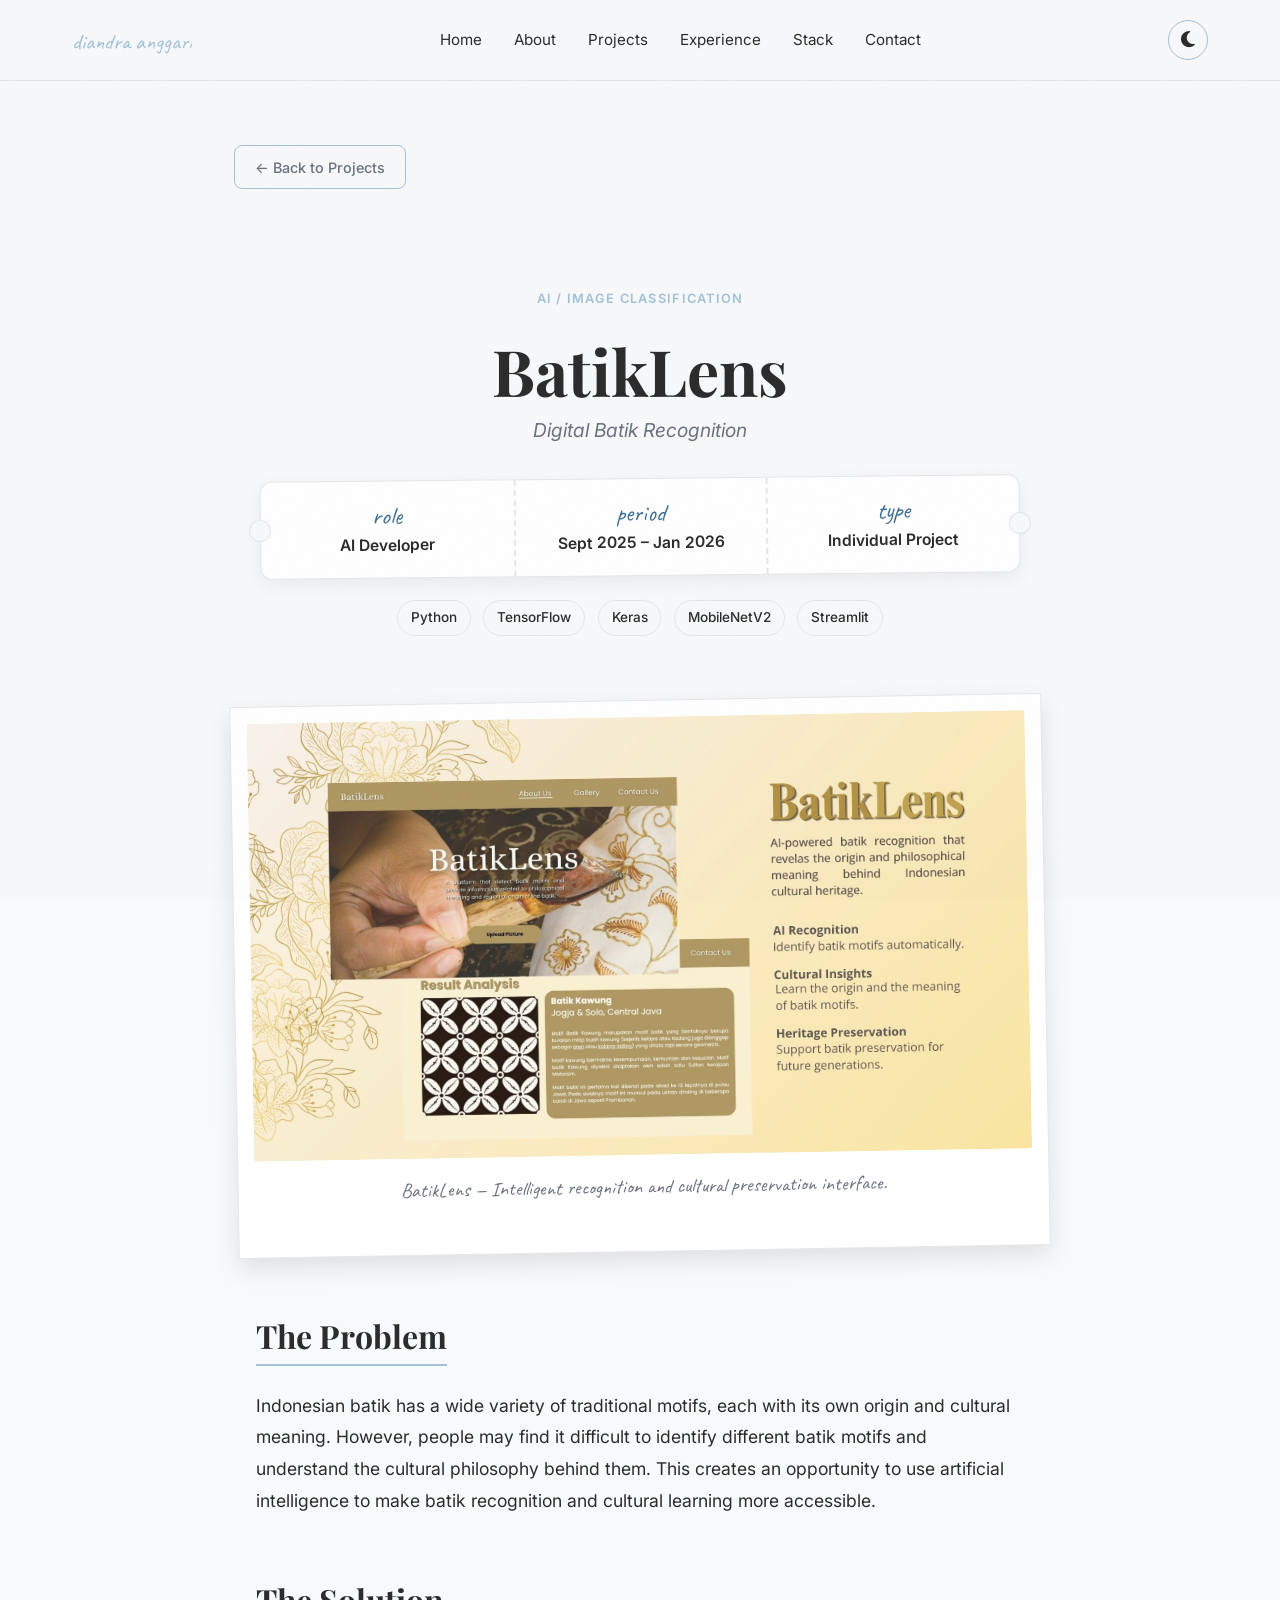
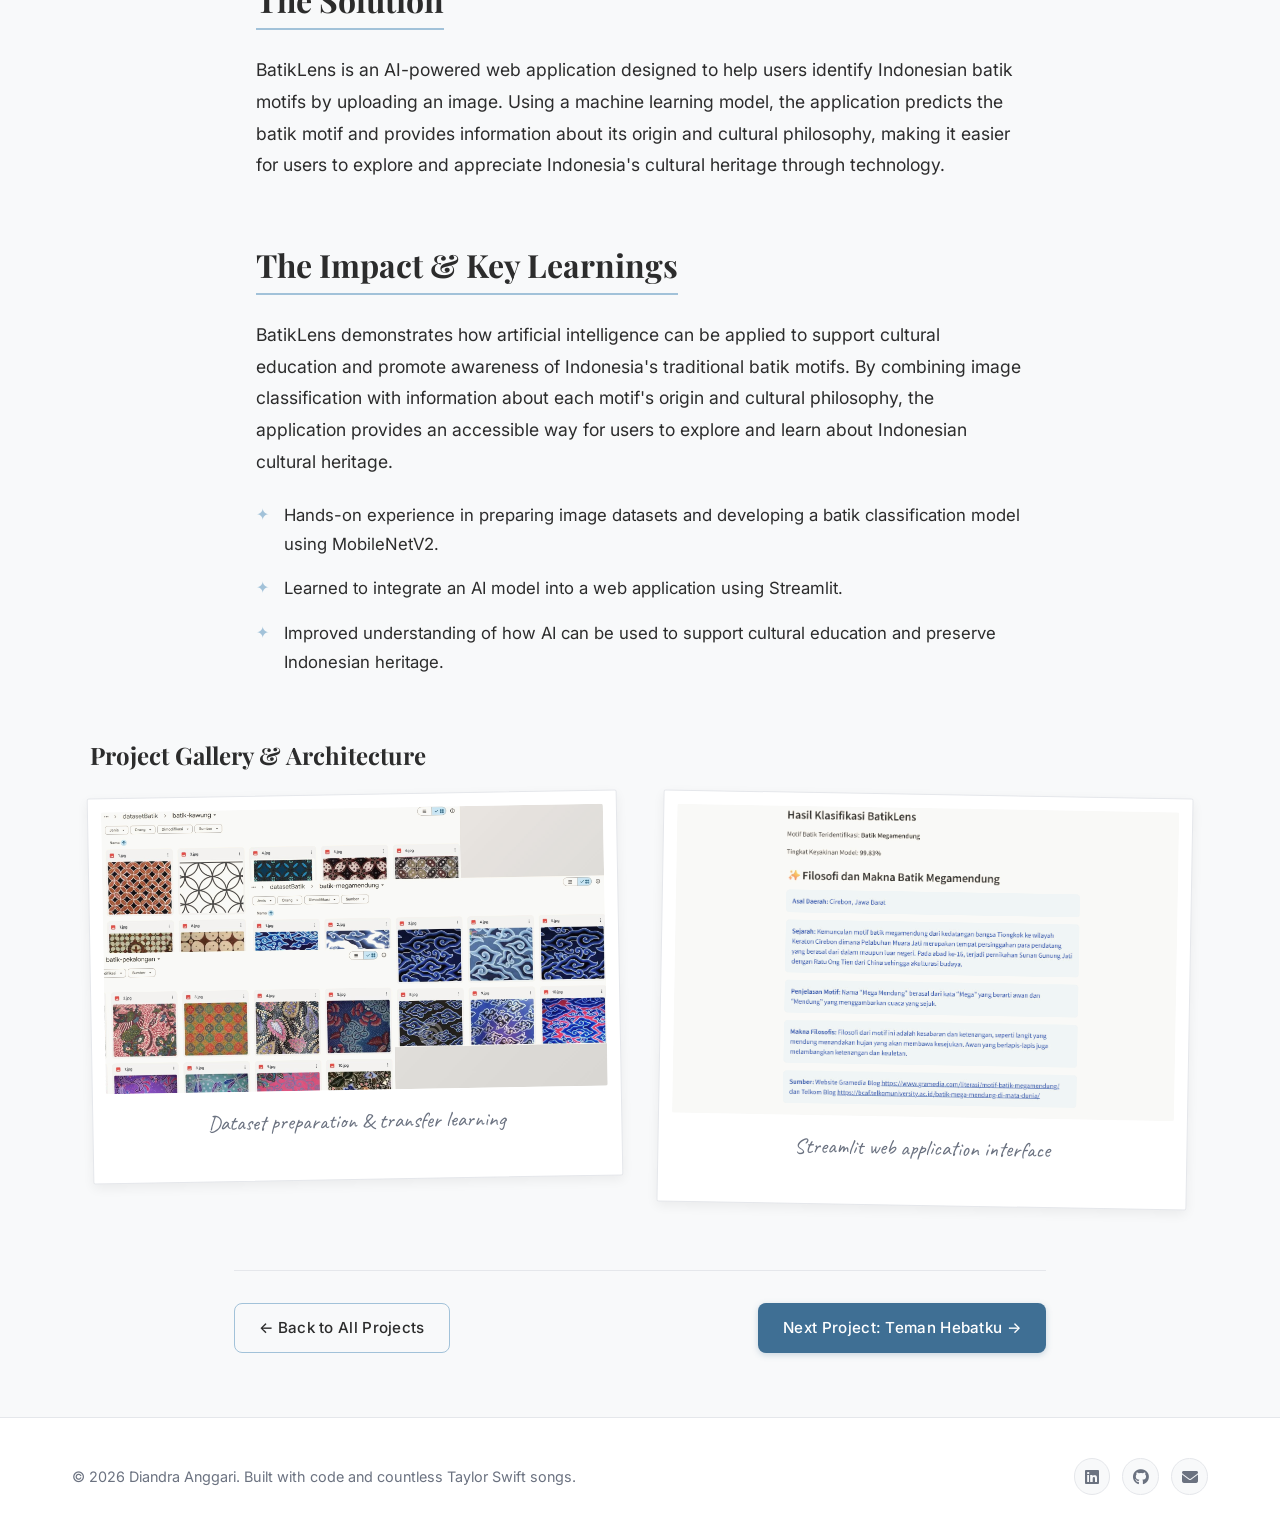
<file: projects/batiklens.html>
<!DOCTYPE html>
<html lang="en">
<head>
  <meta charset="UTF-8">
  <meta name="viewport" content="width=device-width, initial-scale=1.0">
  <meta name="description" content="Case Study: BatikLens - Digital Batik Recognition by Diandra Anggari">
  <title>BatikLens — Case Study | Diandra Anggari</title>

  <!-- FontAwesome CDN placeholder: Font Awesome 6.5.2 CDN -->
  <link rel="stylesheet" href="https://cdnjs.cloudflare.com/ajax/libs/font-awesome/6.5.2/css/all.min.css" integrity="sha512-SnH5WK+bZxgPHs44uWIX+LLJAJ9/2PkPKZ5QiAj6Ta86w+fsb2TkcmfRyVX3pBnMFcV7oQPJkl9QevSCWr3W6A==" crossorigin="anonymous" referrerpolicy="no-referrer">

  <!-- Main Stylesheet -->
  <link rel="stylesheet" href="../style.css">

  <!-- Main JavaScript File -->
  <script src="../script.js" defer></script>
</head>
<body>
  <!-- Accessible Skip to Content Link -->
  <a href="#main-content" class="skip-link">Skip to main content</a>

  <!-- ========================================================= -->
  <!--                      HEADER & NAVBAR                      -->
  <!-- ========================================================= -->
  <header class="header">
    <nav class="navbar" aria-label="Main Navigation">
      <!-- Animated Brand Logo -->
      <a href="../index.html" class="logo" id="logo-animation" aria-label="Diandra Anggari Home">
        <span class="logo__short">DA</span>
        <span class="logo__full">diandra anggari</span>
      </a>

      <!-- Desktop Navigation Menu -->
      <ul class="nav__list" id="nav-menu">
        <li class="nav__item">
          <a href="../index.html#home" class="nav__link">Home</a>
        </li>
        <li class="nav__item">
          <a href="../index.html#about" class="nav__link">About</a>
        </li>
        <li class="nav__item">
          <a href="../index.html#projects" class="nav__link active">Projects</a>
        </li>
        <li class="nav__item">
          <a href="../index.html#experience" class="nav__link">Experience</a>
        </li>
        <li class="nav__item">
          <a href="../index.html#techstack" class="nav__link">Stack</a>
        </li>
        <li class="nav__item">
          <a href="../index.html#contact" class="nav__link">Contact</a>
        </li>
      </ul>

      <!-- Controls: Theme Toggle & Mobile Hamburger -->
      <div class="nav__controls">
        <button type="button" class="theme-toggle" id="theme-toggle" aria-label="Toggle light and dark mode">
          <i class="fas fa-moon" aria-hidden="true"></i>
        </button>

        <button type="button" class="hamburger" id="hamburger-menu" aria-label="Toggle navigation menu" aria-expanded="false" aria-controls="nav-menu">
          <span class="hamburger__line"></span>
          <span class="hamburger__line"></span>
          <span class="hamburger__line"></span>
        </button>
      </div>
    </nav>
  </header>
  <!-- ===================== END HEADER ====================== -->

  <!-- ========================================================= -->
  <!--                       MAIN CONTENT                        -->
  <!-- ========================================================= -->
  <main id="main-content">
    <article class="case-study container">

      <!-- Back to Projects Button -->
      <nav aria-label="Breadcrumb" class="case-study__back-nav">
        <a href="../index.html#projects" class="back-button" aria-label="Back to projects list">
          &larr; Back to Projects
        </a>
      </nav>

      <!-- ===================================================== -->
      <!--                     HERO SECTION                      -->
      <!-- ===================================================== -->
      <section class="case-study__hero">
        <span class="case-study__category">AI / IMAGE CLASSIFICATION</span>
        <h1 class="case-study__title">BatikLens</h1>
        <p class="case-study__subtitle">Digital Batik Recognition</p>

        <!-- Metadata Container -->
        <div class="case-study__metadata case-study__meta-grid">
          <div class="case-study__metadata-item case-study__meta-item">
            <span class="case-study__meta-label">role</span>
            <strong class="case-study__meta-value">AI Developer</strong>
          </div>
          <div class="case-study__metadata-item case-study__meta-item">
            <span class="case-study__meta-label">period</span>
            <strong class="case-study__meta-value">Sept 2025 &ndash; Jan 2026</strong>
          </div>
          <div class="case-study__metadata-item case-study__meta-item">
            <span class="case-study__meta-label">type</span>
            <strong class="case-study__meta-value">Individual Project</strong>
          </div>
        </div>

        <!-- Tech Stack Tags -->
        <ul class="case-study__tech-stack case-study__tags" aria-label="BatikLens Tech Stack">
          <li class="case-study__tag">Python</li>
          <li class="case-study__tag">TensorFlow</li>
          <li class="case-study__tag">Keras</li>
          <li class="case-study__tag">MobileNetV2</li>
          <li class="case-study__tag">Streamlit</li>
        </ul>
      </section>

      <!-- ===================================================== -->
      <!--                      MAIN IMAGE                       -->
      <!-- ===================================================== -->
      <figure class="case-study__main-image">
        <img src="../assets/images/project-batiklens-hero.jpg" alt="BatikLens AI Digital Batik Recognition interface overview" class="case-study__image">
        <figcaption class="case-study__figcaption">
          BatikLens &mdash; Intelligent recognition and cultural preservation interface.
        </figcaption>
      </figure>

      <!-- ===================================================== -->
      <!--                   THE PROBLEM SECTION                 -->
      <!-- ===================================================== -->
      <section class="case-study__section">
        <h2>The Problem</h2>
        <p class="case-study__text">
          Indonesian batik has a wide variety of traditional motifs, each with its own origin and cultural meaning. However, people may find it difficult to identify different batik motifs and understand the cultural philosophy behind them. This creates an opportunity to use artificial intelligence to make batik recognition and cultural learning more accessible.
        </p>
      </section>

      <!-- ===================================================== -->
      <!--                  THE SOLUTION SECTION                 -->
      <!-- ===================================================== -->
      <section class="case-study__section">
        <h2>The Solution</h2>
        <p class="case-study__text">
          BatikLens is an AI-powered web application designed to help users identify Indonesian batik motifs by uploading an image. Using a machine learning model, the application predicts the batik motif and provides information about its origin and cultural philosophy, making it easier for users to explore and appreciate Indonesia's cultural heritage through technology.
        </p>
      </section>

      <!-- ===================================================== -->
      <!--             THE IMPACT & KEY LEARNINGS                -->
      <!-- ===================================================== -->
      <section class="case-study__section">
        <h2>The Impact &amp; Key Learnings</h2>
        <p class="case-study__text">
          BatikLens demonstrates how artificial intelligence can be applied to support cultural education and promote awareness of Indonesia's traditional batik motifs. By combining image classification with information about each motif's origin and cultural philosophy, the application provides an accessible way for users to explore and learn about Indonesian cultural heritage.
        </p>
        <ul class="case-study__list">
          <li>Hands-on experience in preparing image datasets and developing a batik classification model using MobileNetV2.</li>
          <li>Learned to integrate an AI model into a web application using Streamlit.</li>
          <li>Improved understanding of how AI can be used to support cultural education and preserve Indonesian heritage.</li>
        </ul>
      </section>

      <!-- ===================================================== -->
      <!--                   VISUALS SECTION                     -->
      <!-- ===================================================== -->
      <section class="case-study__visuals">
        <h2>Project Gallery &amp; Architecture</h2>
        <div class="case-study__visuals-grid">
          <figure class="case-study__visual-item">
            <img src="../assets/images/project-batiklens-1.jpg" alt="Model Training and Dataset Pipeline for BatikLens" class="case-study__image">
            <figcaption class="case-study__figcaption">Dataset preparation &amp; transfer learning</figcaption>
          </figure>
          <figure class="case-study__visual-item">
            <img src="../assets/images/project-batiklens-2.jpg" alt="Streamlit Web Application UI for BatikLens" class="case-study__image">
            <figcaption class="case-study__figcaption">Streamlit web application interface</figcaption>
          </figure>
        </div>
      </section>

      <!-- Navigation Footer -->
      <footer class="case-study__nav-footer">
        <a href="../index.html#projects" class="btn btn--secondary" aria-label="Return to projects section on portfolio">
          &larr; Back to All Projects
        </a>
        <a href="teman-hebatku.html" class="btn btn-primary" aria-label="Read next case study: Teman Hebatku">
          Next Project: Teman Hebatku &rarr;
        </a>
      </footer>

    </article>
  </main>
  <!-- ===================== END MAIN CONTENT ================ -->

  <!-- ========================================================= -->
  <!--                          FOOTER                           -->
  <!-- ========================================================= -->
  <footer class="footer">
    <div class="footer__container">
      <p class="footer__copyright">
        &copy; 2026 Diandra Anggari. Built with code and countless Taylor Swift songs.
      </p>

      <ul class="footer__socials-list" aria-label="Footer social links">
         <li class="footer__socials-item">
          <a href="https://www.linkedin.com/in/diandra-anggari" class="footer__social-link" target="_blank" rel="noopener noreferrer" aria-label="Visit LinkedIn Profile">
            <i class="fab fa-linkedin" aria-hidden="true"></i>
          </a>
        </li>
        <li class="footer__socials-item">
          <a href="https://github.com/diandranggari" class="footer__social-link" target="_blank" rel="noopener noreferrer" aria-label="Visit GitHub Profile">
            <i class="fab fa-github" aria-hidden="true"></i>
          </a>
        </li>
        <li class="footer__socials-item">
          <a href="mailto:hi.diandraanggari@gmail.com" class="footer__social-link" aria-label="Send an email">
            <i class="fas fa-envelope" aria-hidden="true"></i>
          </a>
        </li>
      </ul>
    </div>
  </footer>
  <!-- ===================== END FOOTER ====================== -->

</body>
</html>
</file>
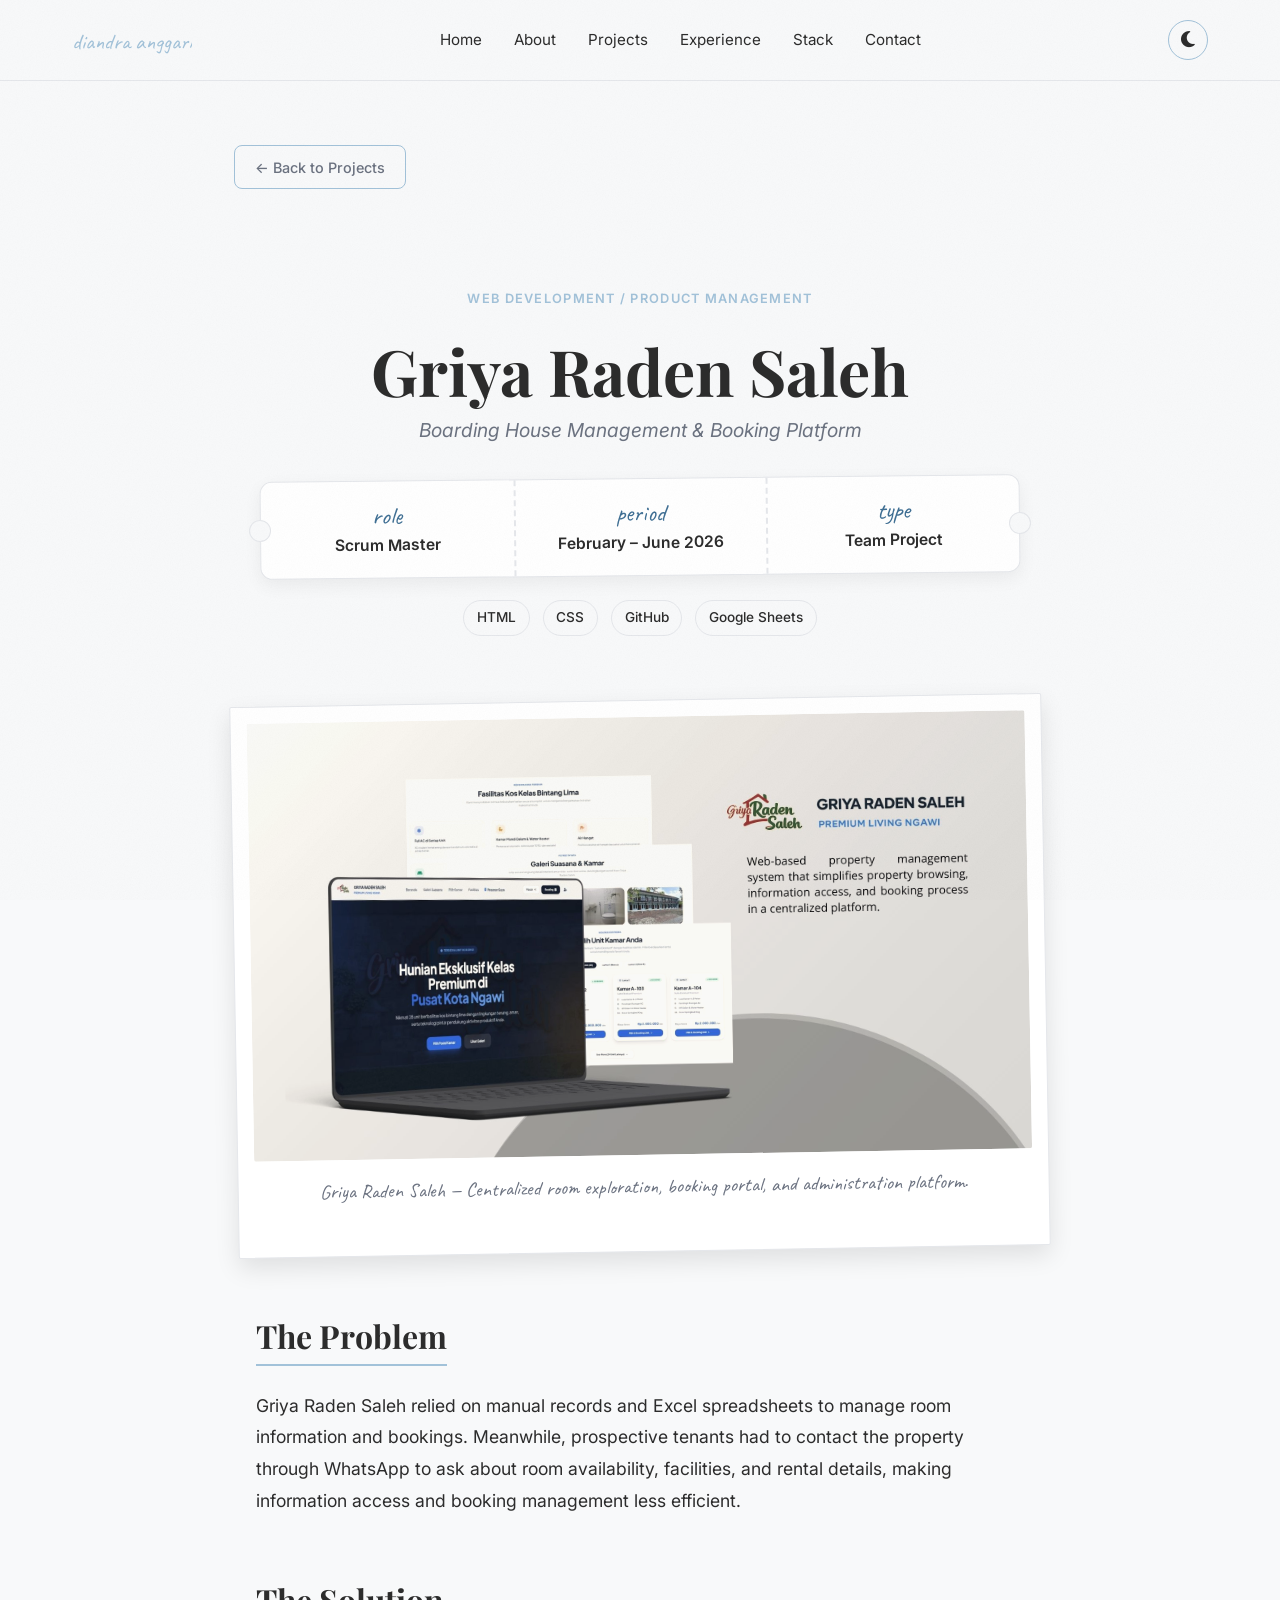
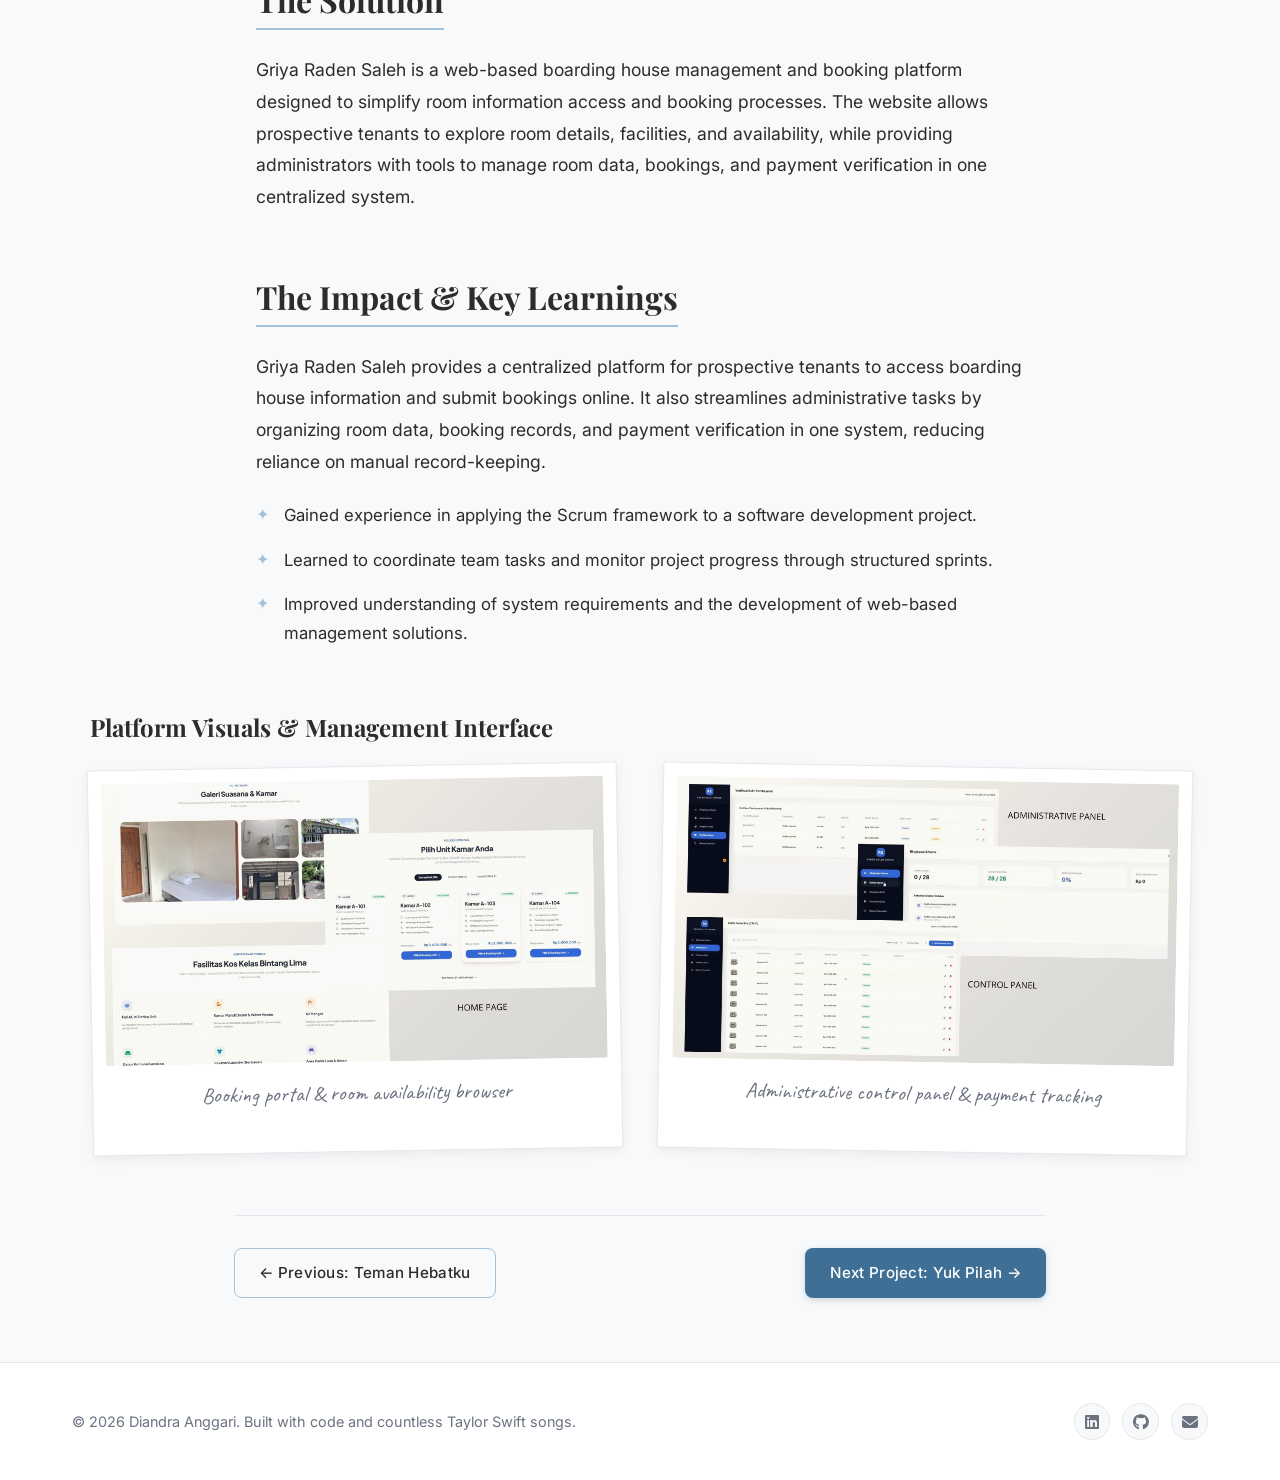
<file: projects/griya-raden-saleh.html>
<!DOCTYPE html>
<html lang="en">
<head>
  <meta charset="UTF-8">
  <meta name="viewport" content="width=device-width, initial-scale=1.0">
  <meta name="description" content="Case Study: Griya Raden Saleh - Boarding House Management & Booking Platform by Diandra Anggari">
  <title>Griya Raden Saleh — Case Study | Diandra Anggari</title>

  <!-- FontAwesome CDN placeholder: Font Awesome 6.5.2 CDN -->
  <link rel="stylesheet" href="https://cdnjs.cloudflare.com/ajax/libs/font-awesome/6.5.2/css/all.min.css" integrity="sha512-SnH5WK+bZxgPHs44uWIX+LLJAJ9/2PkPKZ5QiAj6Ta86w+fsb2TkcmfRyVX3pBnMFcV7oQPJkl9QevSCWr3W6A==" crossorigin="anonymous" referrerpolicy="no-referrer">

  <!-- Main Stylesheet -->
  <link rel="stylesheet" href="../style.css">

  <!-- Main JavaScript File -->
  <script src="../script.js" defer></script>
</head>
<body>
  <!-- Accessible Skip to Content Link -->
  <a href="#main-content" class="skip-link">Skip to main content</a>

  <!-- ========================================================= -->
  <!--                      HEADER & NAVBAR                      -->
  <!-- ========================================================= -->
  <header class="header">
    <nav class="navbar" aria-label="Main Navigation">
      <!-- Animated Brand Logo -->
      <a href="../index.html" class="logo" id="logo-animation" aria-label="Diandra Anggari Home">
        <span class="logo__short">DA</span>
        <span class="logo__full">diandra anggari</span>
      </a>

      <!-- Desktop Navigation Menu -->
      <ul class="nav__list" id="nav-menu">
        <li class="nav__item">
          <a href="../index.html#home" class="nav__link">Home</a>
        </li>
        <li class="nav__item">
          <a href="../index.html#about" class="nav__link">About</a>
        </li>
        <li class="nav__item">
          <a href="../index.html#projects" class="nav__link active">Projects</a>
        </li>
        <li class="nav__item">
          <a href="../index.html#experience" class="nav__link">Experience</a>
        </li>
        <li class="nav__item">
          <a href="../index.html#techstack" class="nav__link">Stack</a>
        </li>
        <li class="nav__item">
          <a href="../index.html#contact" class="nav__link">Contact</a>
        </li>
      </ul>

      <!-- Controls: Theme Toggle & Mobile Hamburger -->
      <div class="nav__controls">
        <button type="button" class="theme-toggle" id="theme-toggle" aria-label="Toggle light and dark mode">
          <i class="fas fa-moon" aria-hidden="true"></i>
        </button>

        <button type="button" class="hamburger" id="hamburger-menu" aria-label="Toggle navigation menu" aria-expanded="false" aria-controls="nav-menu">
          <span class="hamburger__line"></span>
          <span class="hamburger__line"></span>
          <span class="hamburger__line"></span>
        </button>
      </div>
    </nav>
  </header>
  <!-- ===================== END HEADER ====================== -->

  <!-- ========================================================= -->
  <!--                       MAIN CONTENT                        -->
  <!-- ========================================================= -->
  <main id="main-content">
    <article class="case-study container">

      <!-- Back to Projects Button -->
      <nav aria-label="Breadcrumb" class="case-study__back-nav">
        <a href="../index.html#projects" class="back-button" aria-label="Back to projects list">
          &larr; Back to Projects
        </a>
      </nav>

      <!-- ===================================================== -->
      <!--                     HERO SECTION                      -->
      <!-- ===================================================== -->
      <section class="case-study__hero">
        <span class="case-study__category">WEB DEVELOPMENT / PRODUCT MANAGEMENT</span>
        <h1 class="case-study__title">Griya Raden Saleh</h1>
        <p class="case-study__subtitle">Boarding House Management &amp; Booking Platform</p>

        <!-- Metadata Container -->
        <div class="case-study__metadata case-study__meta-grid">
          <div class="case-study__metadata-item case-study__meta-item">
            <span class="case-study__meta-label">role</span>
            <strong class="case-study__meta-value">Scrum Master</strong>
          </div>
          <div class="case-study__metadata-item case-study__meta-item">
            <span class="case-study__meta-label">period</span>
            <strong class="case-study__meta-value">February &ndash; June 2026</strong>
          </div>
          <div class="case-study__metadata-item case-study__meta-item">
            <span class="case-study__meta-label">type</span>
            <strong class="case-study__meta-value">Team Project</strong>
          </div>
        </div>

        <!-- Tech Stack Tags -->
        <ul class="case-study__tech-stack case-study__tags" aria-label="Griya Raden Saleh Tech Stack">
          <li class="case-study__tag">HTML</li>
          <li class="case-study__tag">CSS</li>
          <li class="case-study__tag">GitHub</li>
          <li class="case-study__tag">Google Sheets</li>
        </ul>
      </section>

      <!-- ===================================================== -->
      <!--                      MAIN IMAGE                       -->
      <!-- ===================================================== -->
      <figure class="case-study__main-image">
        <img src="../assets/images/project-griya-hero.jpg" alt="Griya Raden Saleh Boarding House platform hero preview" class="case-study__image">
        <figcaption class="case-study__figcaption">
          Griya Raden Saleh &mdash; Centralized room exploration, booking portal, and administration platform.
        </figcaption>
      </figure>

      <!-- ===================================================== -->
      <!--                   THE PROBLEM SECTION                 -->
      <!-- ===================================================== -->
      <section class="case-study__section">
        <h2>The Problem</h2>
        <p class="case-study__text">
          Griya Raden Saleh relied on manual records and Excel spreadsheets to manage room information and bookings. Meanwhile, prospective tenants had to contact the property through WhatsApp to ask about room availability, facilities, and rental details, making information access and booking management less efficient.
        </p>
      </section>

      <!-- ===================================================== -->
      <!--                  THE SOLUTION SECTION                 -->
      <!-- ===================================================== -->
      <section class="case-study__section">
        <h2>The Solution</h2>
        <p class="case-study__text">
          Griya Raden Saleh is a web-based boarding house management and booking platform designed to simplify room information access and booking processes. The website allows prospective tenants to explore room details, facilities, and availability, while providing administrators with tools to manage room data, bookings, and payment verification in one centralized system.
        </p>
      </section>

      <!-- ===================================================== -->
      <!--             THE IMPACT & KEY LEARNINGS                -->
      <!-- ===================================================== -->
      <section class="case-study__section">
        <h2>The Impact &amp; Key Learnings</h2>
        <p class="case-study__text">
          Griya Raden Saleh provides a centralized platform for prospective tenants to access boarding house information and submit bookings online. It also streamlines administrative tasks by organizing room data, booking records, and payment verification in one system, reducing reliance on manual record-keeping.
        </p>
        <ul class="case-study__list">
          <li>Gained experience in applying the Scrum framework to a software development project.</li>
          <li>Learned to coordinate team tasks and monitor project progress through structured sprints.</li>
          <li>Improved understanding of system requirements and the development of web-based management solutions.</li>
        </ul>
      </section>

      <!-- ===================================================== -->
      <!--                   VISUALS SECTION                     -->
      <!-- ===================================================== -->
      <section class="case-study__visuals">
        <h2>Platform Visuals &amp; Management Interface</h2>
        <div class="case-study__visuals-grid">
          <figure class="case-study__visual-item">
            <img src="../assets/images/project-griya-1.jpg" alt="Tenant Room Catalog and Booking Interface" class="case-study__image">
            <figcaption class="case-study__figcaption">Booking portal &amp; room availability browser</figcaption>
          </figure>
          <figure class="case-study__visual-item">
            <img src="../assets/images/project-griya-2.jpg" alt="Administrator Dashboard and Booking Management System" class="case-study__image">
            <figcaption class="case-study__figcaption">Administrative control panel &amp; payment tracking</figcaption>
          </figure>
        </div>
      </section>

      <!-- Navigation Footer -->
      <footer class="case-study__nav-footer">
        <a href="teman-hebatku.html" class="btn btn--secondary" aria-label="Go to previous case study: Teman Hebatku">
          &larr; Previous: Teman Hebatku
        </a>
        <a href="yuk-pilah.html" class="btn btn-primary" aria-label="Read next case study: Yuk Pilah">
          Next Project: Yuk Pilah &rarr;
        </a>
      </footer>

    </article>
  </main>
  <!-- ===================== END MAIN CONTENT ================ -->

  <!-- ========================================================= -->
  <!--                          FOOTER                           -->
  <!-- ========================================================= -->
  <footer class="footer">
    <div class="footer__container">
      <p class="footer__copyright">
        &copy; 2026 Diandra Anggari. Built with code and countless Taylor Swift songs.
      </p>

      <ul class="footer__socials-list" aria-label="Footer social links">
         <li class="footer__socials-item">
          <a href="https://www.linkedin.com/in/diandra-anggari" class="footer__social-link" target="_blank" rel="noopener noreferrer" aria-label="Visit LinkedIn Profile">
            <i class="fab fa-linkedin" aria-hidden="true"></i>
          </a>
        </li>
        <li class="footer__socials-item">
          <a href="https://github.com/diandranggari" class="footer__social-link" target="_blank" rel="noopener noreferrer" aria-label="Visit GitHub Profile">
            <i class="fab fa-github" aria-hidden="true"></i>
          </a>
        </li>
        <li class="footer__socials-item">
          <a href="mailto:hi.diandraanggari@gmail.com" class="footer__social-link" aria-label="Send an email">
            <i class="fas fa-envelope" aria-hidden="true"></i>
          </a>
        </li>
      </ul>
    </div>
  </footer>
  <!-- ===================== END FOOTER ====================== -->

</body>
</html>
</file>
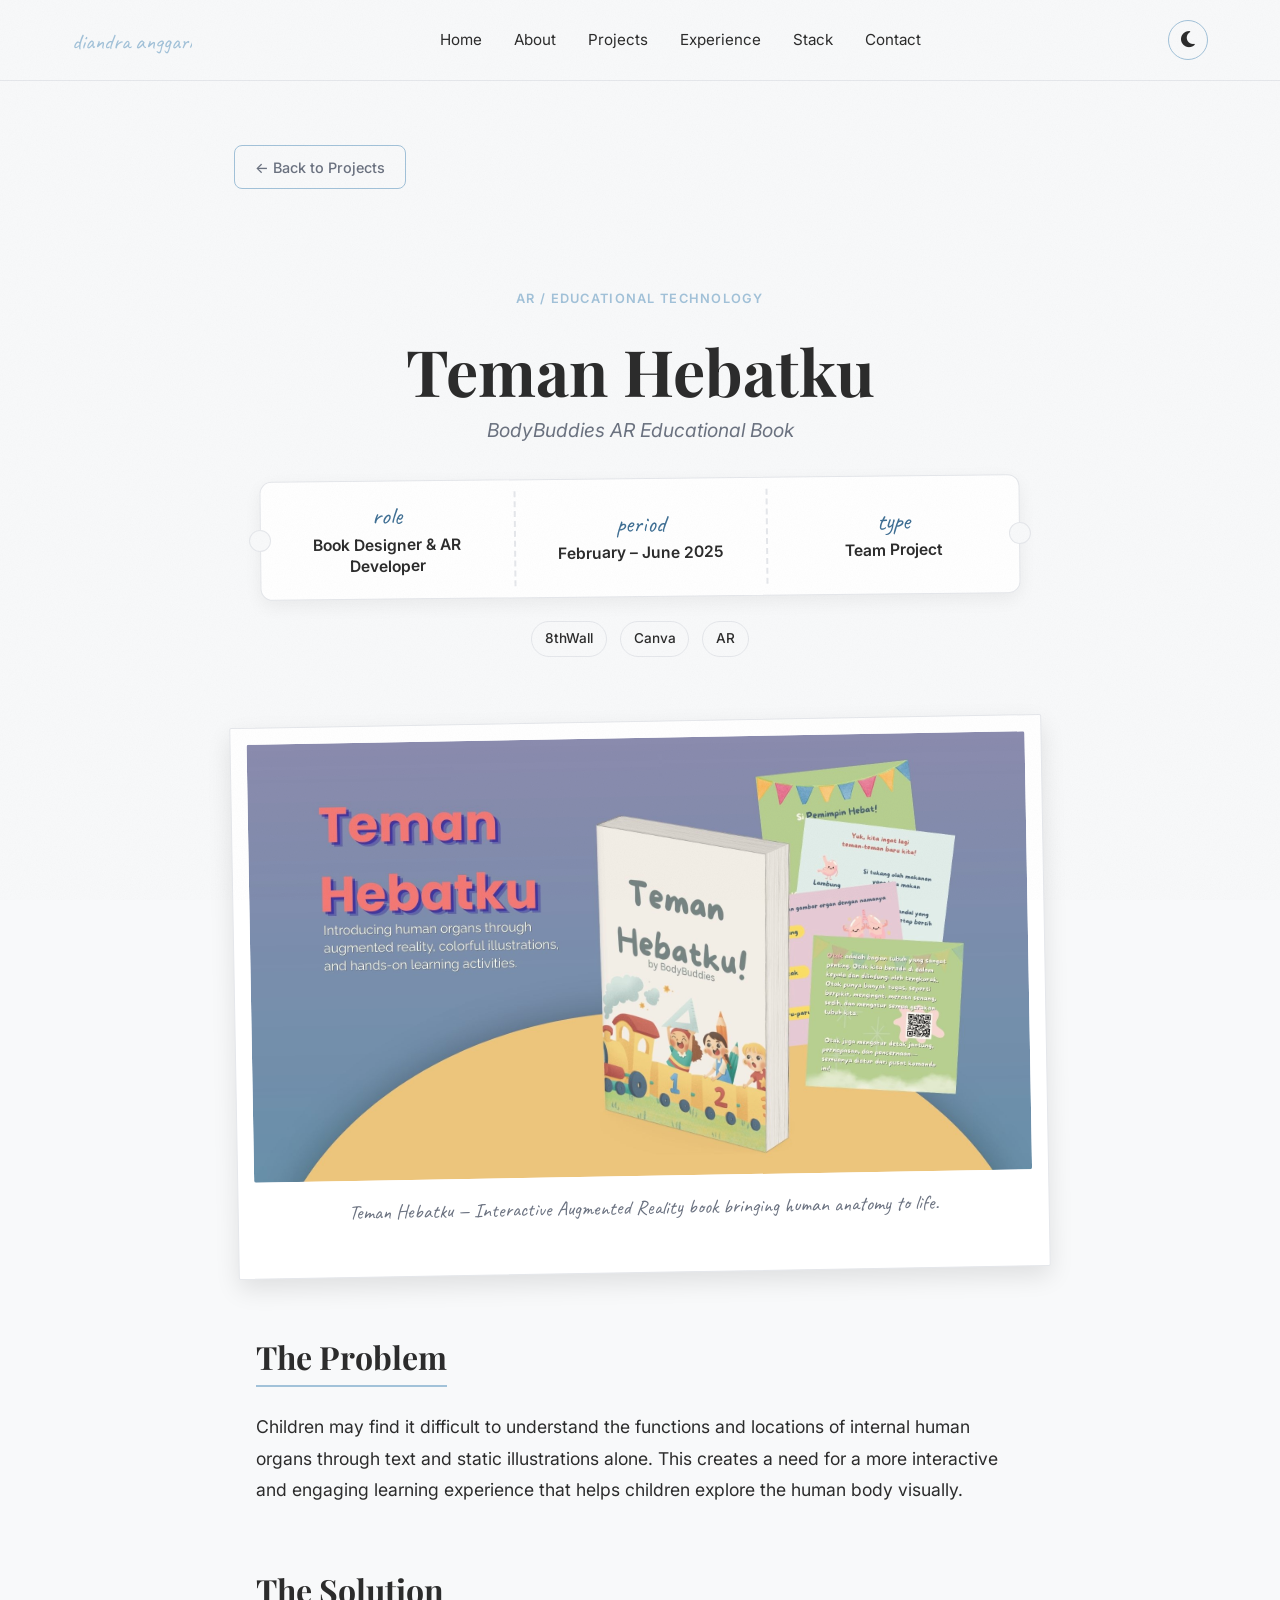
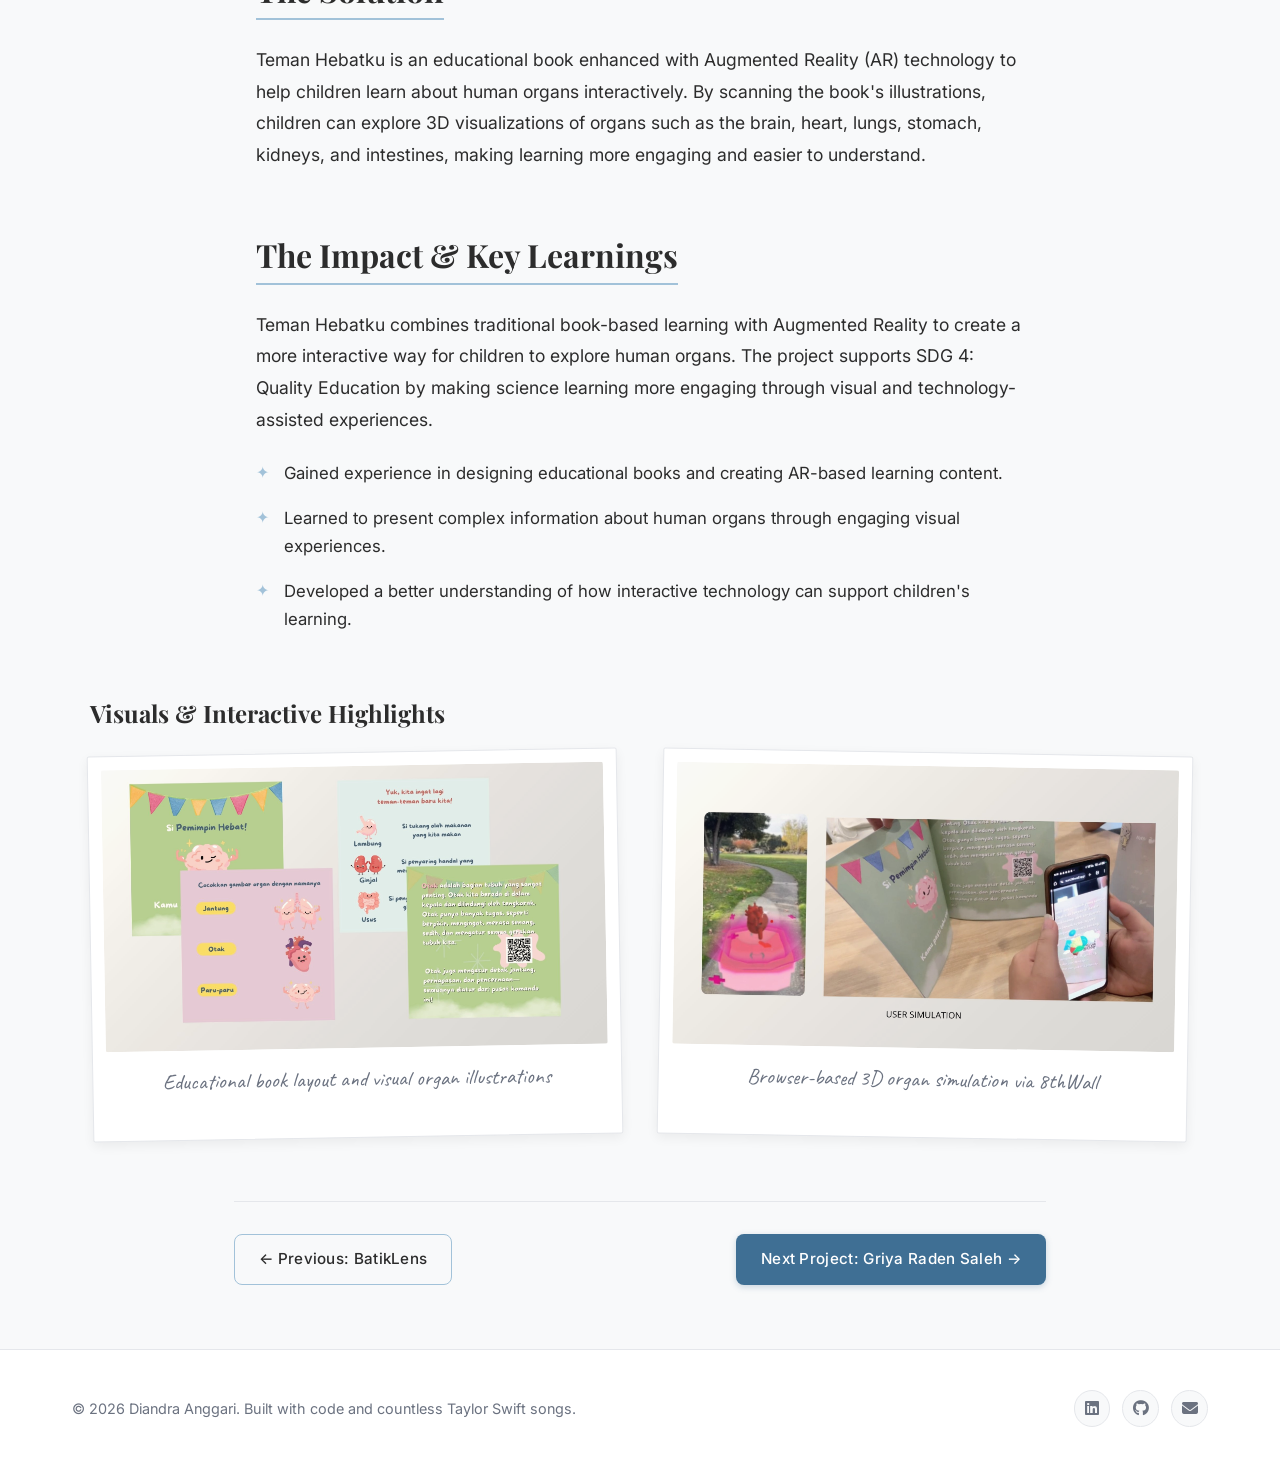
<file: projects/teman-hebatku.html>
<!DOCTYPE html>
<html lang="en">
<head>
  <meta charset="UTF-8">
  <meta name="viewport" content="width=device-width, initial-scale=1.0">
  <meta name="description" content="Case Study: Teman Hebatku - BodyBuddies AR Educational Book by Diandra Anggari">
  <title>Teman Hebatku — Case Study | Diandra Anggari</title>

  <!-- FontAwesome CDN placeholder: Font Awesome 6.5.2 CDN -->
  <link rel="stylesheet" href="https://cdnjs.cloudflare.com/ajax/libs/font-awesome/6.5.2/css/all.min.css" integrity="sha512-SnH5WK+bZxgPHs44uWIX+LLJAJ9/2PkPKZ5QiAj6Ta86w+fsb2TkcmfRyVX3pBnMFcV7oQPJkl9QevSCWr3W6A==" crossorigin="anonymous" referrerpolicy="no-referrer">

  <!-- Main Stylesheet -->
  <link rel="stylesheet" href="../style.css">

  <!-- Main JavaScript File -->
  <script src="../script.js" defer></script>
</head>
<body>
  <!-- Accessible Skip to Content Link -->
  <a href="#main-content" class="skip-link">Skip to main content</a>

  <!-- ========================================================= -->
  <!--                      HEADER & NAVBAR                      -->
  <!-- ========================================================= -->
  <header class="header">
    <nav class="navbar" aria-label="Main Navigation">
      <!-- Animated Brand Logo -->
      <a href="../index.html" class="logo" id="logo-animation" aria-label="Diandra Anggari Home">
        <span class="logo__short">DA</span>
        <span class="logo__full">diandra anggari</span>
      </a>

      <!-- Desktop Navigation Menu -->
      <ul class="nav__list" id="nav-menu">
        <li class="nav__item">
          <a href="../index.html#home" class="nav__link">Home</a>
        </li>
        <li class="nav__item">
          <a href="../index.html#about" class="nav__link">About</a>
        </li>
        <li class="nav__item">
          <a href="../index.html#projects" class="nav__link active">Projects</a>
        </li>
        <li class="nav__item">
          <a href="../index.html#experience" class="nav__link">Experience</a>
        </li>
        <li class="nav__item">
          <a href="../index.html#techstack" class="nav__link">Stack</a>
        </li>
        <li class="nav__item">
          <a href="../index.html#contact" class="nav__link">Contact</a>
        </li>
      </ul>

      <!-- Controls: Theme Toggle & Mobile Hamburger -->
      <div class="nav__controls">
        <button type="button" class="theme-toggle" id="theme-toggle" aria-label="Toggle light and dark mode">
          <i class="fas fa-moon" aria-hidden="true"></i>
        </button>

        <button type="button" class="hamburger" id="hamburger-menu" aria-label="Toggle navigation menu" aria-expanded="false" aria-controls="nav-menu">
          <span class="hamburger__line"></span>
          <span class="hamburger__line"></span>
          <span class="hamburger__line"></span>
        </button>
      </div>
    </nav>
  </header>
  <!-- ===================== END HEADER ====================== -->

  <!-- ========================================================= -->
  <!--                       MAIN CONTENT                        -->
  <!-- ========================================================= -->
  <main id="main-content">
    <article class="case-study container">

      <!-- Back to Projects Button -->
      <nav aria-label="Breadcrumb" class="case-study__back-nav">
        <a href="../index.html#projects" class="back-button" aria-label="Back to projects list">
          &larr; Back to Projects
        </a>
      </nav>

      <!-- ===================================================== -->
      <!--                     HERO SECTION                      -->
      <!-- ===================================================== -->
      <section class="case-study__hero">
        <span class="case-study__category">AR / EDUCATIONAL TECHNOLOGY</span>
        <h1 class="case-study__title">Teman Hebatku</h1>
        <p class="case-study__subtitle">BodyBuddies AR Educational Book</p>

        <!-- Metadata Container -->
        <div class="case-study__metadata case-study__meta-grid">
          <div class="case-study__metadata-item case-study__meta-item">
            <span class="case-study__meta-label">role</span>
            <strong class="case-study__meta-value">Book Designer &amp; AR Developer</strong>
          </div>
          <div class="case-study__metadata-item case-study__meta-item">
            <span class="case-study__meta-label">period</span>
            <strong class="case-study__meta-value">February &ndash; June 2025</strong>
          </div>
          <div class="case-study__metadata-item case-study__meta-item">
            <span class="case-study__meta-label">type</span>
            <strong class="case-study__meta-value">Team Project</strong>
          </div>
        </div>

        <!-- Tech Stack Tags -->
        <ul class="case-study__tech-stack case-study__tags" aria-label="Teman Hebatku Tech Stack">
          <li class="case-study__tag">8thWall</li>
          <li class="case-study__tag">Canva</li>
          <li class="case-study__tag">AR</li>
        </ul>
      </section>

      <!-- ===================================================== -->
      <!--                      MAIN IMAGE                       -->
      <!-- ===================================================== -->
      <figure class="case-study__main-image">
        <img src="../assets/images/project-temanhebatku-hero.jpg" alt="Teman Hebatku BodyBuddies Augmented Reality educational book preview" class="case-study__image">
        <figcaption class="case-study__figcaption">
          Teman Hebatku &mdash; Interactive Augmented Reality book bringing human anatomy to life.
        </figcaption>
      </figure>

      <!-- ===================================================== -->
      <!--                   THE PROBLEM SECTION                 -->
      <!-- ===================================================== -->
      <section class="case-study__section">
        <h2>The Problem</h2>
        <p class="case-study__text">
          Children may find it difficult to understand the functions and locations of internal human organs through text and static illustrations alone. This creates a need for a more interactive and engaging learning experience that helps children explore the human body visually.
        </p>
      </section>

      <!-- ===================================================== -->
      <!--                  THE SOLUTION SECTION                 -->
      <!-- ===================================================== -->
      <section class="case-study__section">
        <h2>The Solution</h2>
        <p class="case-study__text">
          Teman Hebatku is an educational book enhanced with Augmented Reality (AR) technology to help children learn about human organs interactively. By scanning the book's illustrations, children can explore 3D visualizations of organs such as the brain, heart, lungs, stomach, kidneys, and intestines, making learning more engaging and easier to understand.
        </p>
      </section>

      <!-- ===================================================== -->
      <!--             THE IMPACT & KEY LEARNINGS                -->
      <!-- ===================================================== -->
      <section class="case-study__section">
        <h2>The Impact &amp; Key Learnings</h2>
        <p class="case-study__text">
          Teman Hebatku combines traditional book-based learning with Augmented Reality to create a more interactive way for children to explore human organs. The project supports SDG 4: Quality Education by making science learning more engaging through visual and technology-assisted experiences.
        </p>
        <ul class="case-study__list">
          <li>Gained experience in designing educational books and creating AR-based learning content.</li>
          <li>Learned to present complex information about human organs through engaging visual experiences.</li>
          <li>Developed a better understanding of how interactive technology can support children's learning.</li>
        </ul>
      </section>

      <!-- ===================================================== -->
      <!--                   VISUALS SECTION                     -->
      <!-- ===================================================== -->
      <section class="case-study__visuals">
        <h2>Visuals &amp; Interactive Highlights</h2>
        <div class="case-study__visuals-grid">
          <figure class="case-study__visual-item">
            <img src="../assets/images/project-temanhebatku-1.jpg" alt="Illustrated Book Layout for Teman Hebatku" class="case-study__image">
            <figcaption class="case-study__figcaption">Educational book layout and visual organ illustrations</figcaption>
          </figure>
          <figure class="case-study__visual-item">
            <img src="../assets/images/project-temanhebatku-2.jpg" alt="8thWall WebAR 3D Organ Simulation" class="case-study__image">
            <figcaption class="case-study__figcaption">Browser-based 3D organ simulation via 8thWall</figcaption>
          </figure>
        </div>
      </section>

      <!-- Navigation Footer -->
      <footer class="case-study__nav-footer">
        <a href="batiklens.html" class="btn btn--secondary" aria-label="Go to previous case study: BatikLens">
          &larr; Previous: BatikLens
        </a>
        <a href="griya-raden-saleh.html" class="btn btn-primary" aria-label="Read next case study: Griya Raden Saleh">
          Next Project: Griya Raden Saleh &rarr;
        </a>
      </footer>

    </article>
  </main>
  <!-- ===================== END MAIN CONTENT ================ -->

  <!-- ========================================================= -->
  <!--                          FOOTER                           -->
  <!-- ========================================================= -->
  <footer class="footer">
    <div class="footer__container">
      <p class="footer__copyright">
        &copy; 2026 Diandra Anggari. Built with code and countless Taylor Swift songs.
      </p>

      <ul class="footer__socials-list" aria-label="Footer social links">
         <li class="footer__socials-item">
          <a href="https://www.linkedin.com/in/diandra-anggari" class="footer__social-link" target="_blank" rel="noopener noreferrer" aria-label="Visit LinkedIn Profile">
            <i class="fab fa-linkedin" aria-hidden="true"></i>
          </a>
        </li>
        <li class="footer__socials-item">
          <a href="https://github.com/diandranggari" class="footer__social-link" target="_blank" rel="noopener noreferrer" aria-label="Visit GitHub Profile">
            <i class="fab fa-github" aria-hidden="true"></i>
          </a>
        </li>
        <li class="footer__socials-item">
          <a href="mailto:hi.diandraanggari@gmail.com" class="footer__social-link" aria-label="Send an email">
            <i class="fas fa-envelope" aria-hidden="true"></i>
          </a>
        </li>
      </ul>
    </div>
  </footer>
  <!-- ===================== END FOOTER ====================== -->

</body>
</html>
</file>
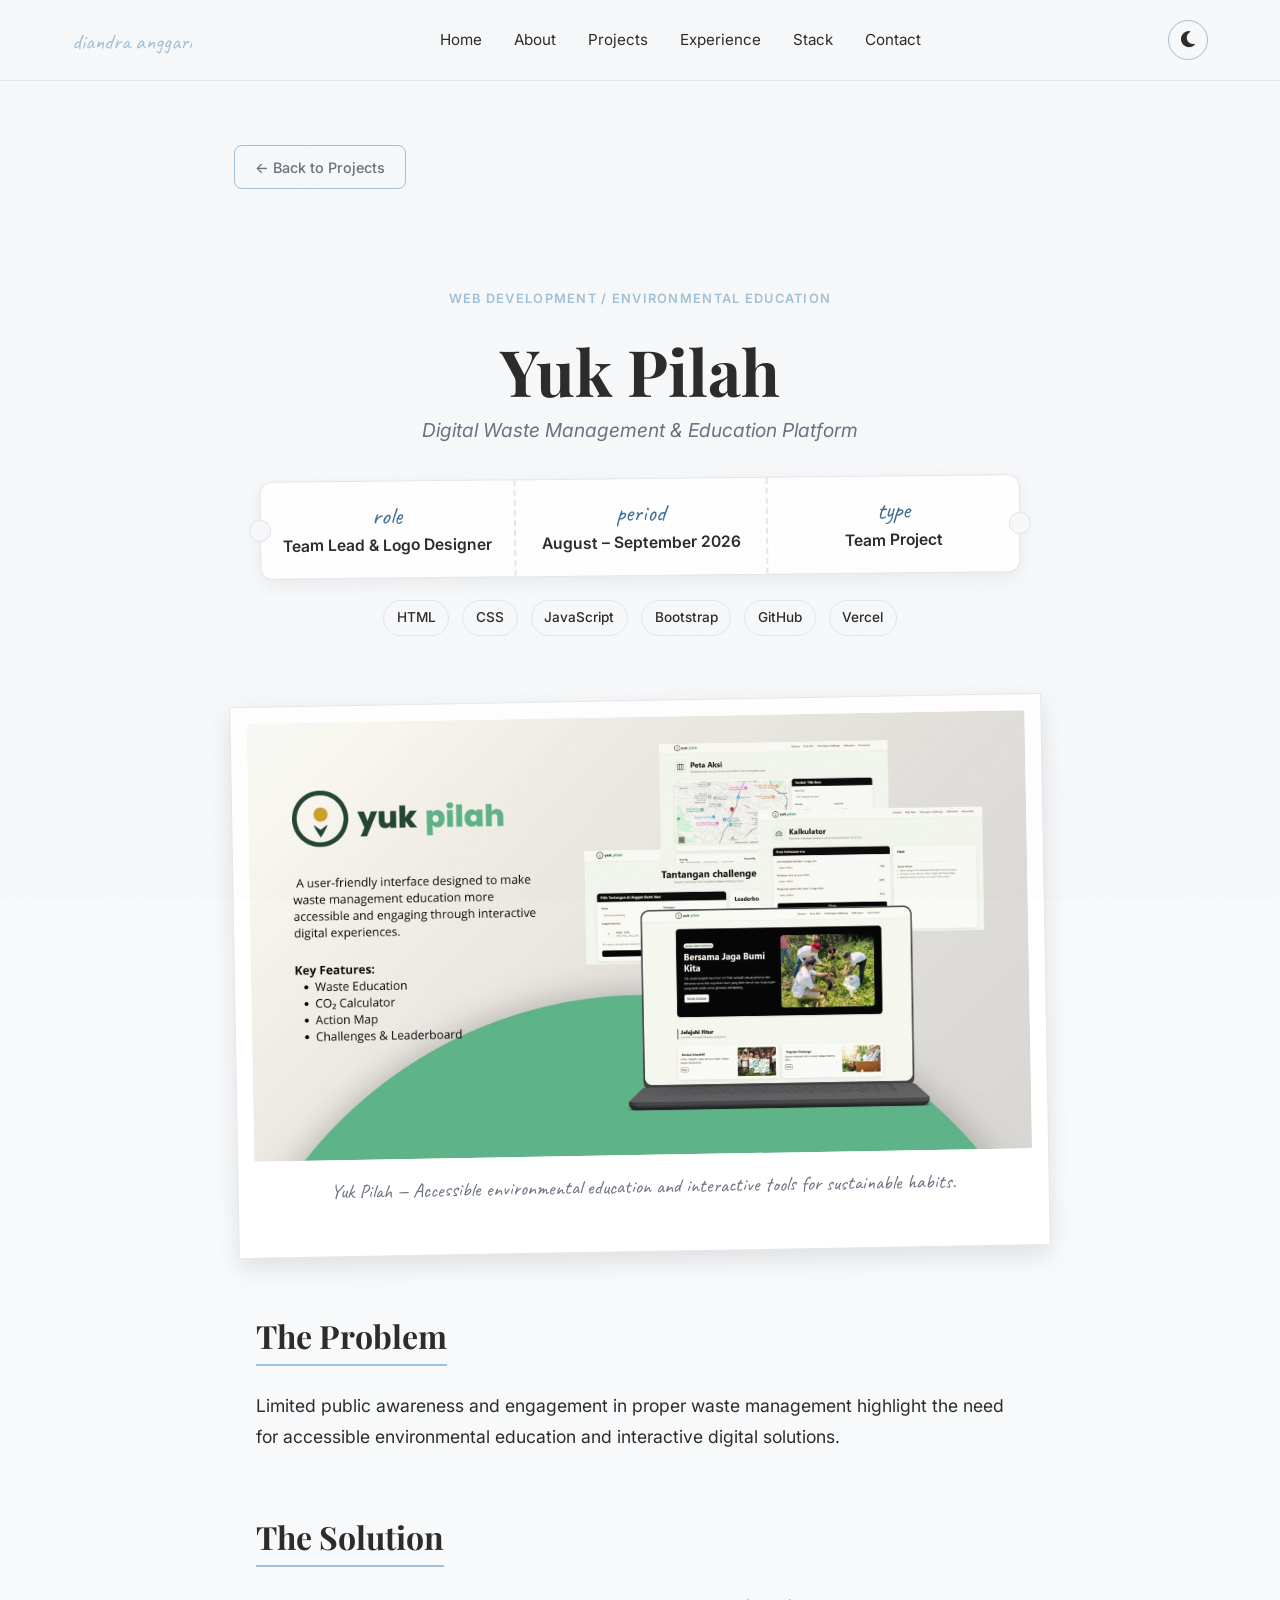
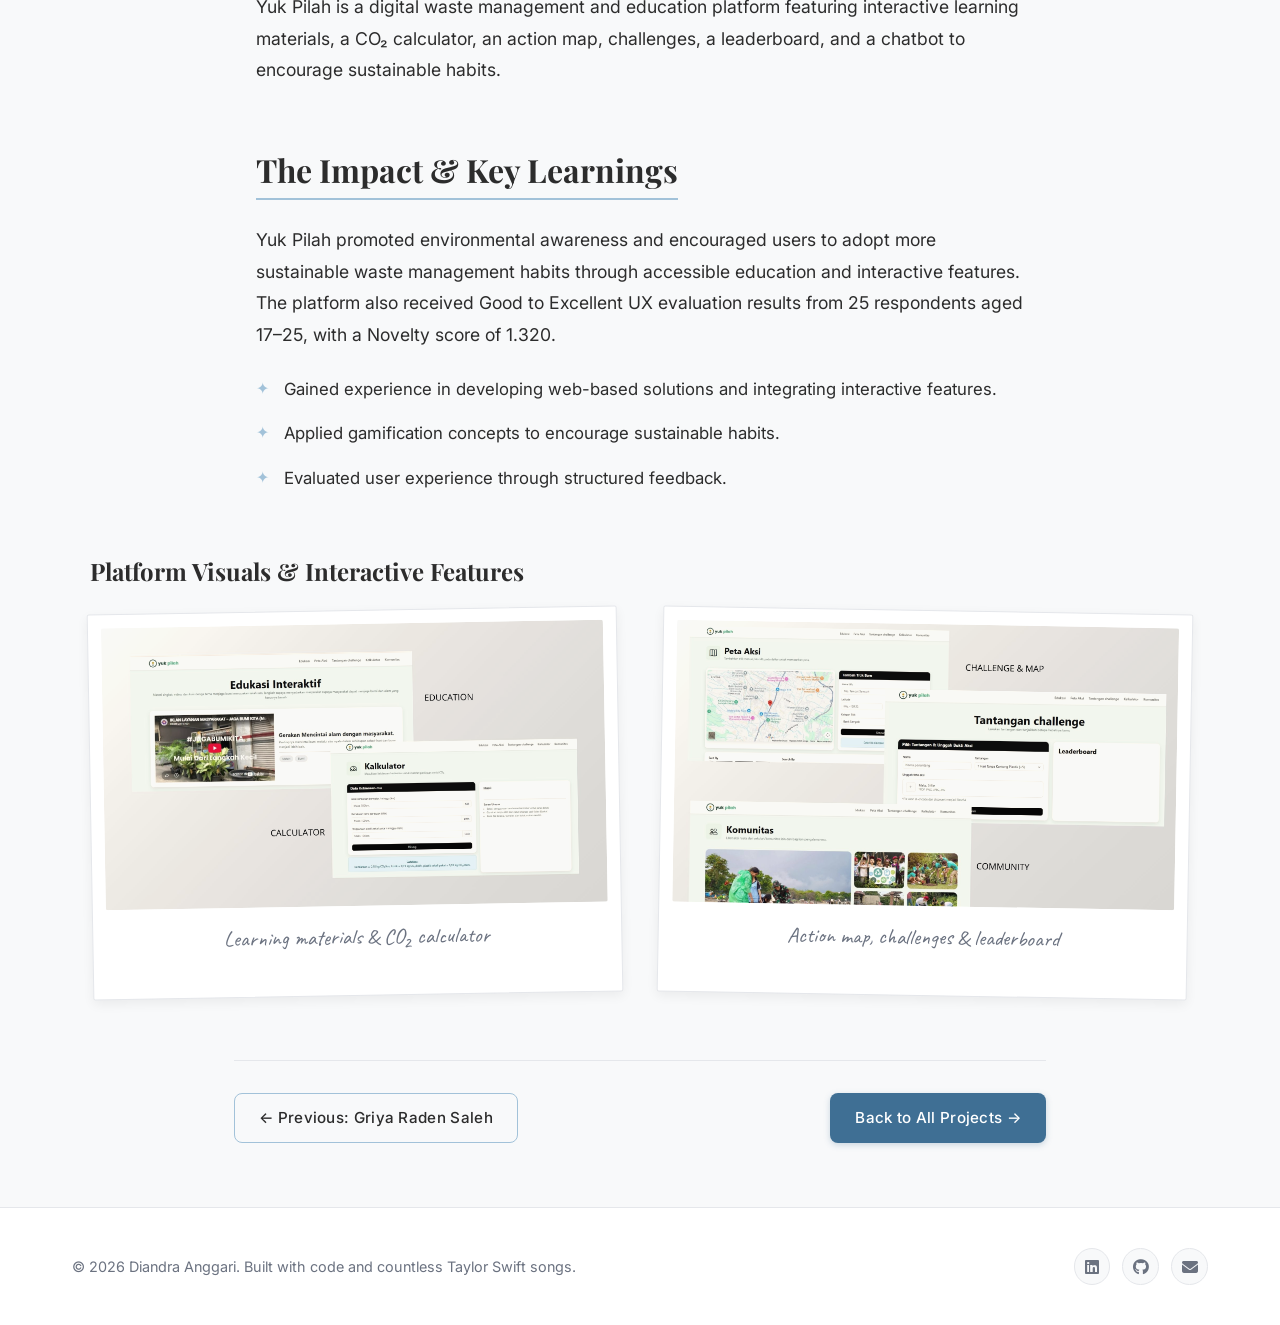
<file: projects/yuk-pilah.html>
<!DOCTYPE html>
<html lang="en">
<head>
  <meta charset="UTF-8">
  <meta name="viewport" content="width=device-width, initial-scale=1.0">
  <meta name="description" content="Case Study: Yuk Pilah - Digital Waste Management & Education Platform by Diandra Anggari">
  <title>Yuk Pilah — Case Study | Diandra Anggari</title>

  <!-- FontAwesome CDN placeholder: Font Awesome 6.5.2 CDN -->
  <link rel="stylesheet" href="https://cdnjs.cloudflare.com/ajax/libs/font-awesome/6.5.2/css/all.min.css" integrity="sha512-SnH5WK+bZxgPHs44uWIX+LLJAJ9/2PkPKZ5QiAj6Ta86w+fsb2TkcmfRyVX3pBnMFcV7oQPJkl9QevSCWr3W6A==" crossorigin="anonymous" referrerpolicy="no-referrer">

  <!-- Main Stylesheet -->
  <link rel="stylesheet" href="../style.css">

  <!-- Main JavaScript File -->
  <script src="../script.js" defer></script>
</head>
<body>
  <!-- Accessible Skip to Content Link -->
  <a href="#main-content" class="skip-link">Skip to main content</a>

  <!-- ========================================================= -->
  <!--                      HEADER & NAVBAR                      -->
  <!-- ========================================================= -->
  <header class="header">
    <nav class="navbar" aria-label="Main Navigation">
      <!-- Animated Brand Logo -->
      <a href="../index.html" class="logo" id="logo-animation" aria-label="Diandra Anggari Home">
        <span class="logo__short">DA</span>
        <span class="logo__full">diandra anggari</span>
      </a>

      <!-- Desktop Navigation Menu -->
      <ul class="nav__list" id="nav-menu">
        <li class="nav__item">
          <a href="../index.html#home" class="nav__link">Home</a>
        </li>
        <li class="nav__item">
          <a href="../index.html#about" class="nav__link">About</a>
        </li>
        <li class="nav__item">
          <a href="../index.html#projects" class="nav__link active">Projects</a>
        </li>
        <li class="nav__item">
          <a href="../index.html#experience" class="nav__link">Experience</a>
        </li>
        <li class="nav__item">
          <a href="../index.html#techstack" class="nav__link">Stack</a>
        </li>
        <li class="nav__item">
          <a href="../index.html#contact" class="nav__link">Contact</a>
        </li>
      </ul>

      <!-- Controls: Theme Toggle & Mobile Hamburger -->
      <div class="nav__controls">
        <button type="button" class="theme-toggle" id="theme-toggle" aria-label="Toggle light and dark mode">
          <i class="fas fa-moon" aria-hidden="true"></i>
        </button>

        <button type="button" class="hamburger" id="hamburger-menu" aria-label="Toggle navigation menu" aria-expanded="false" aria-controls="nav-menu">
          <span class="hamburger__line"></span>
          <span class="hamburger__line"></span>
          <span class="hamburger__line"></span>
        </button>
      </div>
    </nav>
  </header>
  <!-- ===================== END HEADER ====================== -->

  <!-- ========================================================= -->
  <!--                       MAIN CONTENT                        -->
  <!-- ========================================================= -->
  <main id="main-content">
    <article class="case-study container">

      <!-- Back to Projects Button -->
      <nav aria-label="Breadcrumb" class="case-study__back-nav">
        <a href="../index.html#projects" class="back-button" aria-label="Back to projects list">
          &larr; Back to Projects
        </a>
      </nav>

      <!-- ===================================================== -->
      <!--                     HERO SECTION                      -->
      <!-- ===================================================== -->
      <section class="case-study__hero">
        <span class="case-study__category">WEB DEVELOPMENT / ENVIRONMENTAL EDUCATION</span>
        <h1 class="case-study__title">Yuk Pilah</h1>
        <p class="case-study__subtitle">Digital Waste Management &amp; Education Platform</p>

        <!-- Metadata Container -->
        <div class="case-study__metadata case-study__meta-grid">
          <div class="case-study__metadata-item case-study__meta-item">
            <span class="case-study__meta-label">role</span>
            <strong class="case-study__meta-value">Team Lead &amp; Logo Designer</strong>
          </div>
          <div class="case-study__metadata-item case-study__meta-item">
            <span class="case-study__meta-label">period</span>
            <strong class="case-study__meta-value">August &ndash; September 2026</strong>
          </div>
          <div class="case-study__metadata-item case-study__meta-item">
            <span class="case-study__meta-label">type</span>
            <strong class="case-study__meta-value">Team Project</strong>
          </div>
        </div>

        <!-- Tech Stack Tags -->
        <ul class="case-study__tech-stack case-study__tags" aria-label="Yuk Pilah Tech Stack">
          <li class="case-study__tag">HTML</li>
          <li class="case-study__tag">CSS</li>
          <li class="case-study__tag">JavaScript</li>
          <li class="case-study__tag">Bootstrap</li>
          <li class="case-study__tag">GitHub</li>
          <li class="case-study__tag">Vercel</li>
        </ul>
      </section>

      <!-- ===================================================== -->
      <!--                      MAIN IMAGE                       -->
      <!-- ===================================================== -->
      <figure class="case-study__main-image">
        <img src="../assets/images/project-yuk-pilah-hero.jpg" alt="Yuk Pilah digital waste management and education platform preview" class="case-study__image">
        <figcaption class="case-study__figcaption">
          Yuk Pilah &mdash; Accessible environmental education and interactive tools for sustainable habits.
        </figcaption>
      </figure>

      <!-- ===================================================== -->
      <!--                   THE PROBLEM SECTION                 -->
      <!-- ===================================================== -->
      <section class="case-study__section">
        <h2>The Problem</h2>
        <p class="case-study__text">
          Limited public awareness and engagement in proper waste management highlight the need for accessible environmental education and interactive digital solutions.
        </p>
      </section>

      <!-- ===================================================== -->
      <!--                  THE SOLUTION SECTION                 -->
      <!-- ===================================================== -->
      <section class="case-study__section">
        <h2>The Solution</h2>
        <p class="case-study__text">
          Yuk Pilah is a digital waste management and education platform featuring interactive learning materials, a CO&#8322; calculator, an action map, challenges, a leaderboard, and a chatbot to encourage sustainable habits.
        </p>
      </section>

      <!-- ===================================================== -->
      <!--             THE IMPACT & KEY LEARNINGS                -->
      <!-- ===================================================== -->
      <section class="case-study__section">
        <h2>The Impact &amp; Key Learnings</h2>
        <p class="case-study__text">
          Yuk Pilah promoted environmental awareness and encouraged users to adopt more sustainable waste management habits through accessible education and interactive features. The platform also received Good to Excellent UX evaluation results from 25 respondents aged 17&ndash;25, with a Novelty score of 1.320.
        </p>
        <ul class="case-study__list">
          <li>Gained experience in developing web-based solutions and integrating interactive features.</li>
          <li>Applied gamification concepts to encourage sustainable habits.</li>
          <li>Evaluated user experience through structured feedback.</li>
        </ul>
      </section>

      <!-- ===================================================== -->
      <!--                   VISUALS SECTION                     -->
      <!-- ===================================================== -->
      <section class="case-study__visuals">
        <h2>Platform Visuals &amp; Interactive Features</h2>
        <div class="case-study__visuals-grid">
          <figure class="case-study__visual-item">
            <img src="../assets/images/project-yuk-pilah-1.jpg" alt="Yuk Pilah learning materials and CO2 calculator interface" class="case-study__image">
            <figcaption class="case-study__figcaption">Learning materials &amp; CO&#8322; calculator</figcaption>
          </figure>
          <figure class="case-study__visual-item">
            <img src="../assets/images/project-yuk-pilah-2.jpg" alt="Yuk Pilah action map, challenges, and leaderboard interface" class="case-study__image">
            <figcaption class="case-study__figcaption">Action map, challenges &amp; leaderboard</figcaption>
          </figure>
        </div>
      </section>

      <!-- Navigation Footer -->
      <footer class="case-study__nav-footer">
        <a href="griya-raden-saleh.html" class="btn btn--secondary" aria-label="Go to previous case study: Griya Raden Saleh">
          &larr; Previous: Griya Raden Saleh
        </a>
        <a href="../index.html#projects" class="btn btn-primary" aria-label="Back to portfolio projects section">
          Back to All Projects &rarr;
        </a>
      </footer>

    </article>
  </main>
  <!-- ===================== END MAIN CONTENT ================ -->

  <!-- ========================================================= -->
  <!--                          FOOTER                           -->
  <!-- ========================================================= -->
  <footer class="footer">
    <div class="footer__container">
      <p class="footer__copyright">
        &copy; 2026 Diandra Anggari. Built with code and countless Taylor Swift songs.
      </p>

      <ul class="footer__socials-list" aria-label="Footer social links">
         <li class="footer__socials-item">
          <a href="https://www.linkedin.com/in/diandra-anggari" class="footer__social-link" target="_blank" rel="noopener noreferrer" aria-label="Visit LinkedIn Profile">
            <i class="fab fa-linkedin" aria-hidden="true"></i>
          </a>
        </li>
        <li class="footer__socials-item">
          <a href="https://github.com/diandranggari" class="footer__social-link" target="_blank" rel="noopener noreferrer" aria-label="Visit GitHub Profile">
            <i class="fab fa-github" aria-hidden="true"></i>
          </a>
        </li>
        <li class="footer__socials-item">
          <a href="mailto:hi.diandraanggari@gmail.com" class="footer__social-link" aria-label="Send an email">
            <i class="fas fa-envelope" aria-hidden="true"></i>
          </a>
        </li>
      </ul>
    </div>
  </footer>
  <!-- ===================== END FOOTER ====================== -->

</body>
</html>
</file>
<file: style.css>
/* ==========================================================================
   1989 COASTAL VINTAGE THEME - PRODUCTION STYLESHEET
   Portfolio of Diandra Anggari
   Aesthetic: Airy, Nostalgic, Editorial, and Elegant
   ========================================================================== */

/* --------------------------------------------------------------------------
   1. GOOGLE FONTS IMPORT
   - Playfair Display: Vintage Editorial Serif (weights 400, 600) for Headings
   - Inter: Modern Sans-Serif (weights 400, 600) for Body Text
   - Caveat: Handwritten Accent (weight 400) for Logo & Quotes
   -------------------------------------------------------------------------- */
@import url('https://fonts.googleapis.com/css2?family=Caveat:wght@400&family=Inter:wght@400;600&family=Playfair+Display:ital,wght@0,400;0,600;1,400&display=swap');

/* --------------------------------------------------------------------------
   2. CSS VARIABLES (DESIGN TOKENS)
   -------------------------------------------------------------------------- */
:root {
  /* Light Mode (Default) - 1989 Coastal Palette */
  --bg-color: #F8F9FA;
  /* Off-white / Cloud White */
  --text-primary: #2C2C2C;
  /* Charcoal */
  --text-secondary: #6B7280;
  /* Soft Grey */
  --accent-color: #A2C2D9;
  /* Pastel Sky Blue */
  --accent-hover: #8BA9BF;
  --accent-strong: #3F6F94;        /* aksen lebih gelap untuk elemen berteks putih (kontras >= 4.5:1) */
  --accent-strong-hover: #2F5C7E;
  /* Darker Pastel Blue */
  --card-bg: #FFFFFF;
  /* Pure White */
  --border-color: #E5E7EB;
  /* Soft border */

  /* Typography */
  --font-heading: 'Playfair Display', Georgia, serif;
  --font-body: 'Inter', -apple-system, BlinkMacSystemFont, 'Segoe UI', Roboto, sans-serif;
  --font-accent: 'Caveat', cursive;

  /* Layout */
  --max-width: 1200px;
}

/* --- CURSOR GLOW EFFECT --- */
.cursor-glow {
  position: fixed;
  top: 0;
  left: 0;
  width: 260px;
  height: 260px;
  /* Light mode: biru pastel yang lebih pekat supaya terlihat di background terang */
  background: radial-gradient(circle, rgba(110, 165, 210, 0.55) 0%, rgba(110, 165, 210, 0.25) 45%, rgba(110, 165, 210, 0) 70%);
  border-radius: 50%;
  pointer-events: none; /* Agar tidak menghalangi klik */
  transform: translate(-50%, -50%); /* Titik tengah pas di kursor */
  filter: blur(20px); /* Blur lebih kecil dari ukuran elemen, jadi glow tidak hilang */
  z-index: 9999;
  transition: transform 0.15s ease-out, opacity 0.3s ease;
}

/* Dark mode: cahaya lebih lembut agar tidak menyilaukan */
body.dark-theme .cursor-glow {
  background: radial-gradient(circle, rgba(162, 194, 217, 0.35) 0%, rgba(162, 194, 217, 0.12) 45%, rgba(162, 194, 217, 0) 70%);
}

/* Sembunyikan di perangkat mobile/tablet */
@media (max-width: 768px) {
  .cursor-glow { display: none; }
}

/* Dark Mode Variables - .dark-theme on body overrides variables */
body.dark-theme,
.dark-theme,
[data-theme="dark"] {
  --bg-color: #0F1A2E;
  /* Biru malam (dusk navy) */
  --text-primary: #EEF3FA;
  /* Off-white kebiruan */
  --text-secondary: #A9B8CE;
  /* Slate kebiruan */
  --card-bg: #17243D;
  /* Navy kartu */
  --border-color: #2B3B5A;
  --accent-warm: #F4B393;
  /* Peach senja: aksen khusus dark mode */
  /* --accent-color remains #A2C2D9 for both modes */
}


/* --------------------------------------------------------------------------
   3. CSS RESET & GLOBAL STYLES
   -------------------------------------------------------------------------- */
*,
*::before,
*::after {
  box-sizing: border-box;
  margin: 0;
  padding: 0;
}

html {
  scroll-behavior: smooth;
  font-size: 16px;
  -webkit-text-size-adjust: 100%;
}

body {
  font-family: var(--font-body);
  background-color: var(--bg-color);
  color: var(--text-primary);
  line-height: 1.6;
  min-height: 100vh;
  margin: 0;
  padding: 0;
  transition: background-color 0.3s ease-in-out, color 0.3s ease-in-out;
  overflow-x: hidden;
}

h1,
h2,
h3,
h4,
h5,
h6 {
  font-family: var(--font-heading);
  color: var(--text-primary);
  margin: 0;
  padding: 0;
  line-height: 1.25;
}

p {
  margin: 0;
  padding: 0;
}

/* Universal Image Reset */
img {
  display: block;
  max-width: 100%;
  height: auto;
}

/* Links & Buttons Global Transitions */
a,
button,
.btn,
.project-card {
  transition: all 0.3s ease-in-out;
}

a {
  color: inherit;
  text-decoration: none;
}

a:hover {
  color: var(--accent-color);
}

ul {
  list-style: none;
  margin: 0;
  padding: 0;
}

button,
input,
textarea {
  font-family: inherit;
  font-size: inherit;
  color: inherit;
  background: none;
  border: none;
  outline: none;
}

/* Accessible Skip Link */
.skip-link {
  position: absolute;
  top: -120px;
  left: 1.5rem;
  background-color: var(--accent-color);
  color: #FFFFFF;
  padding: 0.75rem 1.5rem;
  border-radius: 4px;
  font-weight: 600;
  z-index: 99999;
  transition: top 0.2s ease-in-out;
}

.skip-link:focus {
  top: 1rem;
}

:focus-visible {
  outline: 2px solid var(--accent-color);
  outline-offset: 3px;
}

/* Common Layout Containers */
.container,
.hero__container,
.about__container,
.projects__container,
.experience__container,
.footer__container {
  width: 100%;
  max-width: var(--max-width);
  margin-left: auto;
  margin-right: auto;
  padding-left: 2rem;
  padding-right: 2rem;
}

/* Section Shared Padding */
section {
  padding: 6rem 0;
  position: relative;
}

.about__title,
.projects__title,
.experience__title {
  font-size: clamp(2rem, 3.5vw, 2.5rem);
  font-weight: 600;
  color: var(--text-primary);
  letter-spacing: -0.01em;
  margin-bottom: 2rem;
  position: relative;
}

.about__title::after,
.projects__title::after,
.experience__title::after {
  content: '';
  display: block;
  width: 44px;
  height: 2px;
  background-color: var(--accent-color);
  margin-top: 0.6rem;
}

/* --------------------------------------------------------------------------
   4. BUTTONS & INTERACTIVITY
   -------------------------------------------------------------------------- */
.btn {
  display: inline-flex;
  align-items: center;
  justify-content: center;
  font-family: var(--font-body);
  font-size: 0.95rem;
  font-weight: 500;
  letter-spacing: 0.02em;
  cursor: pointer;
  text-decoration: none;
  transition: all 0.3s ease-in-out;
}

/* Primary CTA */
.btn-primary {
  background-color: var(--accent-strong);
  color: #FFFFFF;
  padding: 0.75rem 1.5rem;
  border-radius: 8px;
  border: 1px solid transparent;
  box-shadow: 0 2px 6px rgba(63, 111, 148, 0.25);
}

.btn-primary:hover {
  background-color: var(--accent-strong-hover);
  color: #FFFFFF;
  transform: translateY(-2px);
  box-shadow: 0 6px 14px rgba(162, 194, 217, 0.35);
}

/* Secondary Button */
.btn-secondary,
.btn--secondary {
  background-color: transparent;
  color: var(--text-primary);
  padding: 0.75rem 1.5rem;
  border-radius: 8px;
  border: 1px solid var(--accent-color);
}

.btn-secondary:hover,
.btn--secondary:hover {
  background-color: var(--accent-color);
  color: #FFFFFF;
  transform: translateY(-2px);
}

.btn:active {
  transform: translateY(0);
}

/* --------------------------------------------------------------------------
   5. NAVBAR (HEADER)
   -------------------------------------------------------------------------- */
header,
.header {
  position: sticky;
  top: 0;
  width: 100%;
  background-color: var(--bg-color);
  border-bottom: 1px solid var(--border-color);
  z-index: 1000;
  transition: background-color 0.3s ease-in-out, border-color 0.3s ease-in-out, box-shadow 0.3s ease-in-out;
}

/* Scrolled Header Effect */
.header--scrolled {
  background-color: var(--card-bg);
  box-shadow: 0 4px 16px rgba(0, 0, 0, 0.06);
  border-bottom-color: transparent;
}

.navbar {
  display: flex;
  justify-content: space-between;
  align-items: center;
  max-width: var(--max-width);
  margin: 0 auto;
  padding: 1.25rem 2rem;
  position: relative;
}

/* Logo Animation Prep */
.logo {
  display: inline-flex;
  align-items: baseline;
  text-decoration: none;
  color: var(--text-primary);
  cursor: pointer;
  transition: all 0.3s ease-in-out;
}

.logo__short {
  font-family: var(--font-heading);
  font-size: 1.5rem;
  font-weight: 600;
  letter-spacing: 0.08em;
  color: var(--text-primary);
}

/* Full logo text initially hidden (opacity: 0, width: 0) */
.logo__full {
  font-family: var(--font-accent);
  font-size: 1.4rem;
  color: var(--accent-color);
  opacity: 0;
  width: 0;
  overflow: hidden;
  white-space: nowrap;
  display: inline-block;
  vertical-align: baseline;
  transition: opacity 0.3s ease-in-out, width 0.3s ease-in-out, margin-left 0.3s ease-in-out;
}

/* Reveal full logo on hover, focus, or animation trigger */
.logo:hover .logo__full,
.logo:focus-visible .logo__full,
.logo.is-expanded .logo__full,
.logo.is-animated .logo__full,
#logo-animation.is-animated .logo__full {
  opacity: 1;
  width: auto;
  margin-left: 0.45rem;
}

/* Nav Links */
.nav__list {
  display: flex;
  align-items: center;
  gap: 2rem;
  list-style: none;
  margin: 0;
  padding: 0;
}

.nav__link {
  font-family: 'Inter', sans-serif;
  font-size: 0.95rem;
  font-weight: 400;
  color: var(--text-primary);
  text-decoration: none;
  position: relative;
  padding: 0.25rem 0;
  transition: all 0.3s ease-in-out;
}

.nav__link:hover {
  color: var(--accent-color);
}

/* Controls */
.nav__controls {
  display: flex;
  align-items: center;
  gap: 1rem;
}

/* Circular #theme-toggle Button */
#theme-toggle,
.theme-toggle {
  background: none;
  border: 1.5px solid var(--accent-color);   /* border lingkaran di sekeliling ikon */
  cursor: pointer;
  border-radius: 50%;
  width: 2.5rem;
  height: 2.5rem;
  display: inline-flex;
  align-items: center;
  justify-content: center;
  color: var(--text-primary);
  font-size: 1.15rem;
  transition: all 0.3s ease-in-out;
}

#theme-toggle:hover,
.theme-toggle:hover {
  color: var(--accent-hover);
  border-color: var(--accent-hover);
  background-color: rgba(162, 194, 217, 0.15);
  transform: translateY(-2px);
}

/* Hamburger: Strictly display: none on screens > 768px */
.hamburger {
  display: none;
  flex-direction: column;
  justify-content: space-around;
  width: 2rem;
  height: 2rem;
  padding: 0.2rem;
  background: none;
  border: none;
  cursor: pointer;
  z-index: 1001;
  transition: all 0.3s ease-in-out;
}

.hamburger__line {
  display: block;
  width: 100%;
  height: 2px;
  background-color: var(--text-primary);
  border-radius: 1px;
  transition: all 0.3s ease-in-out;
}

/* Active Hamburger Animation */
.hamburger.is-active .hamburger__line:nth-child(1) {
  transform: translateY(7px) rotate(45deg);
}

.hamburger.is-active .hamburger__line:nth-child(2) {
  opacity: 0;
}

.hamburger.is-active .hamburger__line:nth-child(3) {
  transform: translateY(-7px) rotate(-45deg);
}


/* --------------------------------------------------------------------------
   6. HERO SECTION (#home)
   -------------------------------------------------------------------------- */
#home,
/* --- ANIMATED BACKGROUND (MOVING CLOUDS) --- */
.hero {
  /* Pastikan posisinya relatif agar animasinya tidak keluar batas */
  position: relative;
  /* Animasi gradasi awan */
  background: linear-gradient(270deg, var(--bg-color), #E8F0F8, #FDF2E9, var(--bg-color));
  background-size: 400% 400%;
  animation: gradientMove 15s ease infinite;
}

@keyframes gradientMove {
  0% { background-position: 0% 50%; }
  50% { background-position: 100% 50%; }
  100% { background-position: 0% 50%; }
}

/* Mode Gelap tetap elegan */
.dark-theme .hero {
  background: linear-gradient(270deg, var(--bg-color), #1F2937, #1A1F2B, var(--bg-color));
  background-size: 400% 400%;
  animation: gradientMove 15s ease infinite;
}

.hero__container {
  display: grid;
  grid-template-columns: 1.15fr 0.85fr;
  gap: 4rem;
  align-items: center;
  width: 100%;
}

/* Left Column: Content */
.hero__content {
  display: flex;
  flex-direction: column;
  align-items: flex-start;
  text-align: left;
}

.hero__greeting {
  font-family: var(--font-accent);
  font-size: 2rem;
  font-weight: 600;
  color: var(--accent-color);
  margin-bottom: 0.35rem;
}

.hero h1,
.hero__title {
  font-family: 'Playfair Display', Georgia, serif;
  font-size: clamp(2.8rem, 4.8vw, 4rem);
  line-height: 1.15;
  font-weight: 600;
  color: var(--text-primary);
  margin-bottom: 0.85rem;
  letter-spacing: -0.02em;
}

.hero__subtitle {
  font-family: 'Inter', sans-serif;
  font-size: 1.15rem;
  line-height: 1.5;
  color: var(--accent-strong);   /* biru laut, beda dari judul & paragraf */
  font-weight: 700;
  margin-bottom: 0.85rem;
}

body.dark-theme .hero__subtitle {
  color: var(--accent-warm);     /* peach senja di dark mode */
}

.hero__description {
  font-family: var(--font-body);
  font-size: 1rem;
  line-height: 1.7;
  color: var(--text-secondary);
  margin-bottom: 2rem;
  max-width: 520px;
}

.hero__actions {
  display: flex;
  align-items: center;
  gap: 1rem;
  flex-wrap: wrap;
  margin-bottom: 2rem;
}

.hero__socials {
  display: flex;
  align-items: center;
  gap: 0.85rem;
}

.hero__social-link {
  display: inline-flex;
  align-items: center;
  justify-content: center;
  width: 2.5rem;
  height: 2.5rem;
  border-radius: 50%;
  background-color: var(--card-bg);
  border: 1px solid var(--border-color);
  color: var(--text-secondary);
  font-size: 1.15rem;
  box-shadow: 0 2px 5px rgba(0, 0, 0, 0.04);
  transition: all 0.3s ease-in-out;
}

.hero__social-link:hover {
  color: #FFFFFF;
  background-color: var(--accent-color);
  border-color: var(--accent-color);
  transform: translateY(-2px);
}

/* Right Column: Visual with Floating Cards */
.hero__visual {
  position: relative;
  display: flex;
  justify-content: center;
  align-items: center;
  padding: 2.5rem 1.5rem;
}

.hero__image-wrapper {
  background-color: var(--card-bg);
  padding: 1rem 1rem 3rem 1rem;
  border: 1px solid var(--border-color);
  border-radius: 2px;
  box-shadow: 0 12px 30px rgba(0, 0, 0, 0.08);
  max-width: 360px;
  width: 100%;
  transform: rotate(-1.5deg);
  transition: transform 0.4s ease, box-shadow 0.4s ease;
}

.hero__image-wrapper:hover {
  transform: rotate(0deg) scale(1.02);
  box-shadow: 0 16px 36px rgba(0, 0, 0, 0.12);
}

.hero__image {
  width: 100%;
  aspect-ratio: 4 / 4.8;
  object-fit: cover;
  border-radius: 2px;
  filter: sepia(0.12) contrast(0.96);
  display: block;
}

/* Floating Cards (Polaroid Scrapbook Aesthetic) */
.hero__card {
  position: absolute;
  background-color: var(--card-bg);
  border: 1px solid var(--border-color);
  border-radius: 6px;
  padding: 0.85rem 1.15rem;
  box-shadow: 0 10px 25px rgba(0, 0, 0, 0.08);
  z-index: 10;
  transition: transform 0.3s ease, box-shadow 0.3s ease;
  min-width: 155px;
}

.hero__card:hover {
  transform: translateY(-3px) scale(1.02);
  box-shadow: 0 14px 30px rgba(0, 0, 0, 0.14);
}

.hero__card-title {
  font-family: var(--font-heading);
  font-size: 0.875rem;
  font-weight: 600;
  color: var(--text-primary);
  margin-bottom: 0.4rem;
  border-bottom: 1.5px solid var(--accent-color);
  display: inline-block;
  padding-bottom: 0.15rem;
}

.hero__card-list {
  list-style: none;
  margin: 0;
  padding: 0;
  display: flex;
  flex-direction: column;
  gap: 0.25rem;
}

.hero__card-list li {
  font-family: var(--font-body);
  font-size: 0.775rem;
  font-weight: 500;
  color: var(--text-secondary);
  position: relative;
  padding-left: 0.85rem;
}

.hero__card-list li::before {
  content: '✦';
  position: absolute;
  left: 0;
  top: 1px;
  color: var(--accent-color);
  font-size: 0.65rem;
}

/* Floating Card 1: Core Tech (Top-Left) */
.hero__card--tech {
  top: 0.5rem;
  left: -1rem;
  transform: rotate(-2deg);
}

/* Floating Card 2: Soft Skills (Bottom-Right) */
.hero__card--soft {
  bottom: 1rem;
  right: -1rem;
  transform: rotate(2deg);
}

/* Dark Theme Floating Cards */
body.dark-theme .hero__card {
  background-color: var(--card-bg);
  border-color: rgba(255, 255, 255, 0.12);
  box-shadow: 0 10px 25px rgba(0, 0, 0, 0.45), 0 0 0 1px rgba(255, 255, 255, 0.05);
}



/* --------------------------------------------------------------------------
   7. ABOUT SECTION (#about)
   -------------------------------------------------------------------------- */
#about,
.about {
  background-color: var(--bg-color);
  border-top: none; /* diganti garis ombak (::before) */
}

.about__container {
  width: 100%;
  max-width: var(--max-width);
  margin: 0 auto;
  padding: 0 2rem;
}

/* Bento Grid Container */
.about-bento {
  display: grid;
  grid-template-columns: 1.85fr 1fr;
  gap: 2rem;
  align-items: stretch;
  width: 100%;
}

/* Main Bento Card */
.about-bento__main {
  background-color: var(--card-bg);
  border: 1px solid var(--border-color);
  border-radius: 8px;
  padding: 2.75rem 2.5rem;
  box-shadow: 0 8px 24px rgba(0, 0, 0, 0.04);
  display: flex;
  flex-direction: column;
  transition: transform 0.3s ease, box-shadow 0.3s ease;
}

.about-bento__main:hover {
  box-shadow: 0 12px 30px rgba(0, 0, 0, 0.07);
}

.about-bento__name-small {
  font-family: var(--font-body);
  font-size: 0.8rem;
  font-weight: 600;
  letter-spacing: 0.14em;
  text-transform: uppercase;
  color: var(--accent-color);
  margin-bottom: 0.4rem;
  display: block;
}

.about-bento__title {
  font-family: var(--font-heading);
  font-size: clamp(2rem, 3.2vw, 2.6rem);
  font-weight: 600;
  color: var(--text-primary);
  margin-bottom: 1.25rem;
  line-height: 1.2;
}

.about-bento__tags {
  display: flex;
  flex-wrap: wrap;
  gap: 0.6rem;
  margin-bottom: 1.5rem;
}

.about-tag {
  background-color: var(--bg-color);
  border: 1px solid var(--border-color);
  color: var(--text-primary);
  font-family: var(--font-body);
  font-size: 0.825rem;
  font-weight: 500;
  padding: 0.35rem 0.95rem;
  border-radius: 9999px;
  letter-spacing: 0.02em;
  transition: all 0.2s ease-in-out;
}

.about-tag:hover {
  border-color: var(--accent-color);
  color: var(--accent-color);
}
/* (hover final untuk tag ada di blok "About Bento" di bawah) */

.about-bento__bio {
  font-family: var(--font-body);
  font-size: 1.05rem;
  line-height: 1.8;
  color: var(--text-secondary);
  margin-bottom: 2rem;
}

/* Skills 2-Column Section inside Main Bento */
.about-bento__skills {
  display: grid;
  grid-template-columns: 1fr 1fr;
  gap: 2rem;
  margin-top: auto;
  padding-top: 1.75rem;
  border-top: 1px solid var(--border-color);
}

.about-bento__skills-col {
  display: flex;
  flex-direction: column;
  gap: 0.75rem;
}

.about-bento__skills-heading {
  font-family: var(--font-heading);
  font-size: 1.05rem;
  font-weight: 600;
  color: var(--text-primary);
  border-bottom: 1.5px solid var(--accent-color);
  display: inline-block;
  padding-bottom: 0.25rem;
  margin-bottom: 0.25rem;
}

.about-bento__skills-list {
  list-style: none;
  padding: 0;
  margin: 0;
  display: flex;
  flex-direction: column;
  gap: 0.45rem;
}

.about-bento__skills-list li {
  font-family: var(--font-body);
  font-size: 0.9rem;
  color: var(--text-secondary);
  position: relative;
  padding-left: 1.25rem;
}

.about-bento__skills-list li::before {
  content: '✦';
  position: absolute;
  left: 0;
  top: 1px;
  color: var(--accent-color);
  font-size: 0.75rem;
}

/* Side Cards Wrapper (Right of Main Card) */
.about-bento__side {
  display: flex;
  flex-direction: column;
  gap: 2rem;
}

/* Quote Card */
.about-bento__quote {
  background-color: var(--card-bg);
  border: 1px solid var(--border-color);
  border-radius: 8px;
  padding: 2.75rem 2rem;
  box-shadow: 0 8px 24px rgba(0, 0, 0, 0.04);
  display: flex;
  flex-direction: column;
  justify-content: center;
  align-items: center;
  text-align: center;
  flex-grow: 1;
  position: relative;
  overflow: hidden;
  transition: transform 0.3s ease, box-shadow 0.3s ease;
}

.about-bento__quote:hover {
  transform: translateY(-3px);
  box-shadow: 0 12px 30px rgba(0, 0, 0, 0.08);
}

.about-bento__quote::before {
  content: '“';
  position: absolute;
  top: 0.5rem;
  left: 1.5rem;
  font-family: var(--font-heading);
  font-size: 5rem;
  color: var(--accent-color);
  opacity: 0.15;
  line-height: 1;
  pointer-events: none;
}

.about-bento__quote-text {
  font-family: var(--font-accent);
  font-size: 1.75rem;
  line-height: 1.45;
  color: var(--text-primary);
  margin: 0;
  position: relative;
  z-index: 1;
}

/* Resume Card (Clickable <a>) */
.about-bento__resume {
  background-color: var(--card-bg);
  border: 1px solid var(--border-color);
  border-radius: 8px;
  padding: 1.75rem 2rem;
  box-shadow: 0 8px 24px rgba(0, 0, 0, 0.04);
  display: flex;
  align-items: center;
  justify-content: space-between;
  text-decoration: none;
  color: var(--text-primary);
  transition: all 0.3s ease-in-out;
}

.about-bento__resume:hover {
  transform: translateY(-3px);
  border-color: var(--accent-color);
  box-shadow: 0 12px 28px rgba(162, 194, 217, 0.25);
  color: var(--text-primary);
}

.about-bento__resume-content {
  display: flex;
  align-items: center;
  gap: 1.15rem;
}

.about-bento__resume-content i {
  font-size: 2rem;
  color: var(--accent-color);
  transition: transform 0.3s ease;
}

.about-bento__resume:hover .about-bento__resume-content i {
  transform: scale(1.1);
}

.about-bento__resume-text {
  font-family: var(--font-heading);
  font-size: 1.25rem;
  font-weight: 600;
  letter-spacing: -0.01em;
}

.about-bento__resume-arrow {
  font-size: 1.5rem;
  color: var(--accent-color);
  font-weight: 600;
  transition: transform 0.3s ease;
}

.about-bento__resume:hover .about-bento__resume-arrow {
  transform: translateX(6px);
}

/* Dark Theme Adjustments for Bento Grid */
body.dark-theme .about-bento__main,
body.dark-theme .about-bento__quote,
body.dark-theme .about-bento__resume {
  background-color: var(--card-bg);
  border-color: rgba(255, 255, 255, 0.12);
  box-shadow: 0 8px 24px rgba(0, 0, 0, 0.35);
}

body.dark-theme .about-tag {
  background-color: #374151;
  border-color: #4B5563;
  color: var(--text-primary);
}

/* --------------------------------------------------------------------------
   8. PROJECTS SECTION (THE GRID & POLAROID STYLE)
   -------------------------------------------------------------------------- */
#projects,
.projects {
  border-top: none; /* diganti garis ombak (::before) */
}

.projects__header {
  margin-bottom: 3rem;
  display: flex;
  align-items: center;
  justify-content: space-between;
  gap: 1rem;
}

/* Carousel: geser kiri-kanan (scroll-snap, tanpa library) */
.projects-grid {
  display: flex;
  gap: 2rem;
  overflow-x: auto;
  scroll-snap-type: x mandatory;
  scroll-behavior: smooth;
  -webkit-overflow-scrolling: touch;
  scrollbar-width: none;            /* Firefox */
  padding: 1.5rem 0.5rem 2.5rem;    /* ruang untuk rotasi & bayangan kartu */
  margin: 0 -0.5rem;
}

.projects-grid::-webkit-scrollbar {
  display: none;
}

.projects-grid:focus-visible {
  outline: 2px solid var(--accent-color);
  outline-offset: 4px;
}

.projects-grid > .project-card {
  flex: 0 0 calc((100% - 4rem) / 2.2);  /* 2 kartu penuh + sebagian kartu ke-3 mengintip */
  scroll-snap-align: start;
}

.projects__controls {
  display: flex;
  gap: 0.6rem;
}

.projects__controls[hidden] {
  display: none;
}

.carousel-btn {
  width: 2.5rem;
  height: 2.5rem;
  border-radius: 50%;
  border: 1.5px solid var(--accent-color);
  background: var(--card-bg);
  color: var(--text-primary);
  display: inline-flex;
  align-items: center;
  justify-content: center;
  cursor: pointer;
  transition: all 0.25s ease-in-out;
}

.carousel-btn svg {
  width: 1.1rem;
  height: 1.1rem;
}

.carousel-btn:hover:not(:disabled) {
  background: var(--accent-strong);
  border-color: var(--accent-strong);
  color: #FFFFFF;
  transform: translateY(-2px);
}

.carousel-btn:disabled {
  opacity: 0.35;
  cursor: not-allowed;
}

/* Project Cards: Crucial for the 1989 Coastal Vintage Aesthetic */
.project-card {
  background-color: var(--card-bg);
  padding: 1rem 1rem 3rem 1rem;
  /* Extra space at the bottom like a Polaroid */
  border-radius: 2px;
  /* Sharp edges, not modern rounded */
  border: 1px solid var(--border-color);
  box-shadow: 0 4px 6px rgba(0, 0, 0, 0.05);
  display: flex;
  flex-direction: column;
  transition: transform 0.3s ease, box-shadow 0.3s ease;
}

/* Scrapbook rotation: odd cards rotate -1deg, even cards rotate 1deg */
.project-card:nth-child(odd) {
  transform: rotate(-1deg);
}

.project-card:nth-child(even) {
  transform: rotate(1deg);
}

/* Hover: straighten (rotate 0deg), lift slightly, increase shadow */
.project-card:hover {
  transform: rotate(0deg) translateY(-4px);
  box-shadow: 0 10px 15px rgba(0, 0, 0, 0.1);
}

.project-card__figure {
  width: 100%;
  aspect-ratio: 16 / 10;
  overflow: hidden;
  background-color: var(--bg-color);
  border: 1px solid var(--border-color);
  border-radius: 2px;
  margin-bottom: 1.25rem;
}

.project-card__image {
  width: 100%;
  height: 100%;
  object-fit: cover;
  display: block;
  filter: sepia(0.12) contrast(0.95);
  transition: transform 0.4s ease, filter 0.4s ease;
}

.project-card:hover .project-card__image {
  transform: scale(1.03);
  filter: none;
}

.project-card__content {
  display: flex;
  flex-direction: column;
  flex-grow: 1;
}

.project-card__title {
  font-family: var(--font-heading);
  font-size: 1.35rem;
  font-weight: 600;
  color: var(--text-primary);
  margin-bottom: 0.65rem;
}

.project-card__description {
  font-size: 0.925rem;
  line-height: 1.6;
  color: var(--text-secondary);
  margin-bottom: 1.5rem;
  flex-grow: 1;
}

/* Tech Stack Tags: Small pill-shaped badges with --bg-color and subtle border */
.project-card__tech-list {
  display: flex;
  flex-wrap: wrap;
  gap: 0.5rem;
  margin-bottom: 1.5rem;
}

.project-card__tech-tag {
  background-color: var(--bg-color);
  color: var(--text-secondary);
  border: 1px solid var(--border-color);
  border-radius: 9999px;
  padding: 0.25rem 0.75rem;
  font-size: 0.8rem;
  font-weight: 500;
  letter-spacing: 0.02em;
}

/* Action Links */
.project-card__links {
  gap: 30 px;
  justify-content: space-between;
  padding-top: 1rem;
  border-top: 1px solid var(--border-color);
}

.project-card__link {
  font-size: 0.875rem;
  font-weight: 600;
  transition: all 0.3s ease-in-out;
}

.project-card__link--code {
  color: var(--text-secondary);
}

.project-card__link--code:hover {
  color: var(--text-primary);
  text-decoration: underline;
}

.project-card__link--case-study {
  color: var(--accent-color);
}

.project-card__link--case-study:hover {
  color: var(--accent-hover);
  text-decoration: underline;
}

/* --------------------------------------------------------------------------
   9. EXPERIENCE SECTION (#experience)
   -------------------------------------------------------------------------- */
#experience,
.experience {
  background-color: var(--bg-color);
  border-top: none; /* diganti garis ombak (::before) */
}

.experience__header {
  margin-bottom: 3rem;
}

.timeline,
.experience__list {
  position: relative;
  max-width: 800px;
  margin: 0 auto;
  padding-left: 2rem;
  border-left: 2px solid var(--border-color);
  list-style: none;
}

.timeline-item,
.experience__item {
  position: relative;
  margin-bottom: 2.75rem;
}

.timeline-item:last-child,
.experience__item:last-child {
  margin-bottom: 0;
}

/* Coastal Node Marker (Timeline Dot) */
.timeline-dot {
  position: absolute;
  left: -2rem;
  top: 0.35rem;
  transform: translateX(-50%);
  width: 12px;
  height: 12px;
  border-radius: 50%;
  background-color: var(--card-bg);
  border: 2px solid var(--accent-color);
  transition: all 0.3s ease-in-out;
}

.timeline-item:hover .timeline-dot {
  background-color: var(--accent-color);
  transform: translateX(-50%) scale(1.3);
}

/* Garis cahaya biru yang memanjang mengikuti scroll (dibuat oleh script.js) */
.timeline__progress {
  position: absolute;
  left: -2px;
  top: 0;
  width: 2px;
  height: 0;
  background: linear-gradient(to bottom, rgba(162, 194, 217, 0.55), #6EA5D2);
  box-shadow: 0 0 8px 1px rgba(110, 165, 210, 0.65), 0 0 18px 4px rgba(110, 165, 210, 0.3);
  pointer-events: none;
  z-index: 1;
}

.timeline__progress::after {
  content: '';
  position: absolute;
  left: 50%;
  bottom: -7px;
  width: 14px;
  height: 14px;
  transform: translateX(-50%);
  border-radius: 50%;
  background: radial-gradient(circle, #FFFFFF 0%, #8DBBE0 45%, rgba(110, 165, 210, 0) 72%);
}

.timeline-dot.is-active {
  background-color: var(--accent-color);
  border-color: #6EA5D2;
  box-shadow: 0 0 0 4px rgba(162, 194, 217, 0.3), 0 0 12px rgba(110, 165, 210, 0.7);
}

@media (prefers-reduced-motion: no-preference) {
  .timeline__progress {
    transition: height 0.12s ease-out;
  }
}

.timeline-content {
  display: flex;
  flex-direction: column;
}

.timeline-category {
  display: inline-block;
  align-self: flex-start;
  font-family: var(--font-body);
  font-size: 0.72rem;
  font-weight: 600;
  letter-spacing: 0.08em;
  text-transform: uppercase;
  color: var(--accent-color);
  background: rgba(162, 194, 217, 0.15);
  padding: 0.2rem 0.65rem;
  border-radius: 20px;
  margin-bottom: 0.35rem;
}

.timeline-item h3,
.experience__role {
  font-family: var(--font-heading);
  font-size: 1.35rem;
  font-weight: 600;
  color: var(--text-primary);
  margin-bottom: 0.3rem;
}

.timeline-meta,
.experience__item-header {
  display: flex;
  flex-wrap: wrap;
  align-items: baseline;
  justify-content: space-between;
  gap: 0.5rem 1rem;
  margin-bottom: 0.5rem;
}

.timeline-org,
.experience__org {
  font-family: var(--font-body);
  font-size: 0.95rem;
  font-weight: 500;
  color: var(--accent-color);
}

.timeline-date,
.experience__year {
  font-family: var(--font-accent);
  font-size: 1.2rem;
  color: var(--text-secondary);
  margin-left: auto;
}

.timeline-item p,
.experience__description {
  font-family: var(--font-body);
  font-size: 0.95rem;
  line-height: 1.7;
  color: var(--text-secondary);
}

/* --------------------------------------------------------------------------
   11. FOOTER
   -------------------------------------------------------------------------- */
.footer {
  background-color: var(--card-bg);
  border-top: 1px solid var(--border-color);
  padding: 2.5rem 0;
  transition: all 0.3s ease-in-out;
}

.footer__container {
  display: flex;
  align-items: center;
  justify-content: space-between;
  flex-wrap: wrap;
  gap: 1.25rem;
}

.footer__copyright {
  font-size: 0.9rem;
  color: var(--text-secondary);
}

.footer__socials-list {
  display: flex;
  align-items: center;
  gap: 0.75rem;
}

.footer__social-link {
  display: inline-flex;
  align-items: center;
  justify-content: center;
  width: 2.3rem;
  height: 2.3rem;
  border-radius: 50%;
  background-color: var(--bg-color);
  border: 1px solid var(--border-color);
  color: var(--text-secondary);
  transition: all 0.3s ease-in-out;
}

.footer__social-link:hover {
  background-color: var(--accent-color);
  color: #FFFFFF;
  border-color: var(--accent-color);
  transform: translateY(-2px);
}

/* --------------------------------------------------------------------------
   12. RESPONSIVENESS (MEDIA QUERIES)
   -------------------------------------------------------------------------- */
@media (max-width: 768px) {

  /* Navbar: Display hamburger, hide desktop links */
  .hamburger {
    display: flex;
  }

  .nav__list {
    display: none;
    position: absolute;
    top: 100%;
    left: 0;
    width: 100%;
    background-color: var(--bg-color);
    border-bottom: 1px solid var(--border-color);
    flex-direction: column;
    padding: 2rem 1.5rem;
    gap: 1.5rem;
    align-items: center;
    box-shadow: 0 8px 16px rgba(0, 0, 0, 0.08);
  }

  .nav__list.is-open,
  .nav__list.active,
  .nav__list.open,
  #nav-menu.open {
    display: flex;
  }

  .nav__link {
    font-size: 1.15rem;
  }

  /* Hero: Responsive 2-column to 1-column */
  #home,
  .hero {
    min-height: auto;
    padding: 3.5rem 0;
  }

  .hero__container {
    grid-template-columns: 1fr;
    gap: 3rem;
    text-align: center;
  }

  .hero__content {
    align-items: center;
    text-align: center;
  }

  .hero__actions,
  .hero__socials {
    justify-content: center;
  }

  .hero h1,
  .hero__title {
    font-size: 2.5rem;
  }

  .hero__subtitle {
    font-size: 1.05rem;
  }

  /* Mobile: foto tampil penuh (wajah tidak tertutup), card skill di bawah kiri-kanan */
  .hero__visual {
    display: grid;
    grid-template-columns: 1fr 1fr;
    gap: 1rem;
    align-items: start;
    padding: 1.5rem 0.5rem;
    text-align: left;
  }

  .hero__image-wrapper {
    grid-column: 1 / -1;
    justify-self: center;
  }

  .hero__card {
    position: static;
    min-width: 0;
  }

  .hero__card--tech,
  .hero__card--soft {
    top: auto;
    left: auto;
    right: auto;
    bottom: auto;
  }

  /* About Bento Grid: Stack vertically on mobile */
  .about-bento {
    grid-template-columns: 1fr;
    gap: 1.75rem;
  }

  .about-bento__main {
    padding: 2rem 1.5rem;
  }

  .about-bento__skills {
    grid-template-columns: 1fr;
    gap: 1.5rem;
  }

  .about-bento__quote {
    padding: 2.25rem 1.5rem;
  }

  .about-bento__resume {
    padding: 1.5rem;
  }

  /* Projects Stack on Mobile */
  .projects-grid > .project-card {
    flex: 0 0 85%;
  }

  /* Judul "Featured Projects" tetap satu baris di HP bersama tombol geser */
  .projects__header .projects__title {
    font-size: 1.7rem;
  }

  .projects__controls {
    gap: 0.4rem;
  }

  .carousel-btn {
    width: 2.25rem;
    height: 2.25rem;
  }

  .footer__container {
    flex-direction: column;
    text-align: center;
  }
}


/* ==========================================================================
   MICRO-INTERACTIONS & VINTAGE EDITORIAL REFINEMENTS
   ========================================================================== */

/* --- 1. SMOOTH TRANSITION FOR THEME TOGGLE --- */
body {
  transition: background-color 0.4s ease, color 0.4s ease;
}

/* --- 2. LOGO ANIMATION (TYPEWRITER / EXPAND EFFECT) --- */
.logo__short {
  transition: opacity 0.6s ease-in-out, width 0.6s ease-in-out, transform 0.6s ease-in-out;
}

.logo__full {
  font-family: var(--font-accent, 'Caveat', cursive);
  white-space: nowrap;
  overflow: hidden;
  transition: all 0.8s ease-in-out;
}

/* Triggered by .is-animated on #logo-animation via script.js */
#logo-animation.is-animated .logo__short,
.logo.is-animated .logo__short {
  opacity: 0;
  width: 0;
  max-width: 0;
  overflow: hidden;
  display: inline-block;
  transform: translateX(-8px);
  pointer-events: none;
}

#logo-animation.is-animated .logo__full,
.logo.is-animated .logo__full {
  opacity: 1;
  width: auto;
  max-width: 280px;
  margin-left: 0;
  display: inline-block;
}

/* --- 3. HEADER SCROLLED EFFECT --- */
.header--scrolled {
  background-color: var(--bg-color);
  box-shadow: 0 4px 12px rgba(0, 0, 0, 0.05);
  border-bottom: 1px solid var(--border-color);
}

body.dark-theme .header--scrolled {
  background-color: var(--card-bg);
  box-shadow: 0 4px 16px rgba(0, 0, 0, 0.35);
  border-bottom: 1px solid var(--border-color);
}

/* --- 4. DARK MODE REFINEMENTS (.dark-theme) --- */
/* Header background and subtle border in dark mode */
body.dark-theme header,
body.dark-theme .header {
  background-color: var(--card-bg);
  border-bottom: 1px solid var(--border-color);
}

/* High contrast typography in dark mode */
body.dark-theme h1,
body.dark-theme h2,
body.dark-theme h3,
body.dark-theme h4,
body.dark-theme h5,
body.dark-theme h6 {
  color: var(--text-primary);
}

body.dark-theme p {
  color: var(--text-secondary);
}

/* Polaroid Project Cards in Dark Mode with luminous vintage border effect */
body.dark-theme .project-card {
  background-color: var(--card-bg);
  border: 1px solid rgba(255, 255, 255, 0.12);
  box-shadow: 0 4px 15px rgba(0, 0, 0, 0.35), 0 0 0 1px rgba(255, 255, 255, 0.06);
}

body.dark-theme .project-card:hover {
  border-color: var(--accent-color);
  box-shadow: 0 10px 24px rgba(0, 0, 0, 0.5), 0 0 0 1px var(--accent-color);
}

/* Tech Stack Tags in Dark Mode */
body.dark-theme .project-card__tech-tag {
  background-color: #374151;
  color: var(--text-primary);
  border: 1px solid #4B5563;
}


/* ==========================================================================
   CASE STUDY PAGES (.case-study)
   ========================================================================== */
.case-study {
  max-width: 860px;
  margin: 4rem auto;
  padding: 0 1.5rem;
}

.case-study__back-nav {
  margin-bottom: 2rem;
}

.case-study__back-btn {
  display: inline-flex;
  align-items: center;
  gap: 0.5rem;
  padding: 0.5rem 1.15rem;
  font-size: 0.875rem;
}

.case-study__header {
  margin-bottom: 3rem;
}

.case-study__title {
  font-family: var(--font-heading);
  font-size: clamp(2.5rem, 5vw, 3.5rem);
  margin-bottom: 1rem;
  color: var(--text-primary);
}

.case-study__subtitle {
  font-size: 1.25rem;
  color: var(--text-secondary);
  line-height: 1.6;
  margin-bottom: 2rem;
}

.case-study__meta-grid {
  display: grid;
  grid-template-columns: repeat(auto-fit, minmax(180px, 1fr));
  gap: 1.5rem;
  padding: 1.5rem;
  background-color: var(--card-bg);
  border: 1px solid var(--border-color);
  border-radius: 4px;
  box-shadow: 0 4px 6px rgba(0, 0, 0, 0.04);
}

.case-study__meta-label {
  display: block;
  font-size: 0.8rem;
  text-transform: uppercase;
  letter-spacing: 0.05em;
  color: var(--text-secondary);
  margin-bottom: 0.25rem;
}

.case-study__meta-value {
  color: var(--text-primary);
  font-size: 0.95rem;
  font-weight: 600;
}

.case-study__figure {
  margin: 3rem 0;
  background-color: var(--card-bg);
  padding: 1rem 1rem 2.5rem 1rem;
  border: 1px solid var(--border-color);
  border-radius: 2px;
  box-shadow: 0 8px 24px rgba(0, 0, 0, 0.06);
}

.case-study__image {
  width: 100%;
  border-radius: 2px;
  filter: sepia(0.08) contrast(0.96);
}

.case-study__figcaption {
  font-family: var(--font-accent);
  font-size: 1.25rem;
  color: var(--text-secondary);
  text-align: center;
  margin-top: 1rem;
}

.case-study__section {
  margin-bottom: 3.5rem;
}

.case-study__section-title {
  font-family: var(--font-heading);
  font-size: 1.85rem;
  margin-bottom: 1rem;
  color: var(--text-primary);
}

.case-study__text {
  color: var(--text-secondary);
  line-height: 1.8;
  margin-bottom: 1.25rem;
}

.case-study__list {
  list-style: disc;
  padding-left: 1.5rem;
  color: var(--text-secondary);
  line-height: 1.8;
  margin-bottom: 1.5rem;
}

.case-study__stats-grid {
  display: grid;
  grid-template-columns: repeat(auto-fit, minmax(220px, 1fr));
  gap: 1.5rem;
  margin-bottom: 2rem;
}

.case-study__stat-card {
  padding: 1.5rem;
  background-color: var(--card-bg);
  border: 1px solid var(--border-color);
  border-radius: 4px;
  text-align: center;
}

.case-study__stat-number {
  font-family: var(--font-heading);
  font-size: 2.25rem;
  color: var(--accent-color);
  font-weight: 700;
  display: block;
}

.case-study__stat-label {
  color: var(--text-secondary);
  font-size: 0.9rem;
}

.case-study__nav-footer {
  display: flex;
  flex-wrap: wrap;
  justify-content: space-between;
  align-items: center;
  gap: 1.5rem;
  padding-top: 2rem;
  border-top: 1px solid var(--border-color);
}


/* --- Additional Case Study Styles --- */
.back-button {
  display: inline-flex;
  align-items: center;
  gap: 0.5rem;
  padding: 0.6rem 1.25rem;
  font-size: 0.9rem;
  font-weight: 500;
  color: var(--text-primary);
  background-color: transparent;
  border: 1px solid var(--accent-color);
  border-radius: 8px;
  text-decoration: none;
  margin-bottom: 2.5rem;
  transition: all 0.3s ease-in-out;
}

.back-button:hover {
  background-color: var(--accent-color);
  color: #FFFFFF;
  transform: translateX(-4px);
}

.case-study__category {
  display: inline-block;
  font-size: 0.825rem;
  font-weight: 600;
  letter-spacing: 0.08em;
  text-transform: uppercase;
  color: var(--accent-color);
  margin-bottom: 0.75rem;
}

.case-study__main-image {
  margin: 3rem 0;
  background-color: var(--card-bg);
  padding: 1rem 1rem 2.5rem 1rem;
  border: 1px solid var(--border-color);
  border-radius: 2px;
  box-shadow: 0 8px 24px rgba(0, 0, 0, 0.06);
}

.case-study__main-image img {
  width: 100%;
  border-radius: 2px;
  filter: sepia(0.08) contrast(0.96);
}

.case-study__tags {
  display: flex;
  flex-wrap: wrap;
  gap: 0.5rem;
  margin-top: 1.5rem;
}

.case-study__tag {
  background-color: var(--bg-color);
  color: var(--text-secondary);
  border: 1px solid var(--border-color);
  border-radius: 9999px;
  padding: 0.25rem 0.85rem;
  font-size: 0.825rem;
  font-weight: 500;
}

body.dark-theme .case-study__tag {
  background-color: #374151;
  color: var(--text-primary);
  border-color: #4B5563;
}

.case-study__visuals {
  margin: 3.5rem 0;
}

.case-study__visuals-grid {
  display: grid;
  grid-template-columns: repeat(2, 1fr);
  gap: 2rem;
  margin-top: 1.5rem;
}

.case-study__visual-item {
  background-color: var(--card-bg);
  padding: 0.75rem 0.75rem 2rem 0.75rem;
  border: 1px solid var(--border-color);
  border-radius: 2px;
  box-shadow: 0 4px 12px rgba(0, 0, 0, 0.05);
  transition: transform 0.3s ease, box-shadow 0.3s ease;
}

.case-study__visual-item:hover {
  transform: translateY(-4px);
  box-shadow: 0 10px 20px rgba(0, 0, 0, 0.1);
}

.case-study__visual-item img {
  width: 100%;
  aspect-ratio: 16 / 10;
  object-fit: cover;
  border-radius: 2px;
  filter: sepia(0.08) contrast(0.96);
}

@media (max-width: 768px) {
  .case-study__visuals-grid {
    grid-template-columns: 1fr;
  }
}


/* ==========================================================================
   CASE STUDY PAGE
   Specific styles for project case study pages (projects/*.html)
   ========================================================================== */

  /* --- 1. BACK BUTTON --- */
  .back-button {
    display: inline-block;
    text-decoration: none;
    color: var(--text-secondary);
    font-family: 'Inter', sans-serif;
    font-size: 0.9rem;
    margin-bottom: 2rem;
    transition: all 0.3s ease-in-out;
  }

  .back-button:hover {
    color: var(--accent-color);
    transform: translateX(-4px);
  }

  /* --- 2. CASE STUDY HERO SECTION --- */
  .case-study__hero {
    max-width: 900px;
    margin: 0 auto;
    text-align: center;
  }

  .case-study__category {
    display: inline-block;
    font-size: 0.8rem;
    font-weight: 600;
    letter-spacing: 0.1em;
    text-transform: uppercase;
    color: var(--accent-color);
    margin-bottom: 0.5rem;
  }

  .case-study__hero h1,
  .case-study__title {
    font-family: 'Playfair Display', Georgia, serif;
    font-size: 4rem;
    line-height: 1.15;
    color: var(--text-primary);
    margin: 1rem 0 0.5rem;
  }

  .case-study__hero p.case-study__subtitle,
  .case-study__subtitle {
    font-family: 'Inter', sans-serif;
    font-size: 1.2rem;
    color: var(--text-secondary);
    font-style: italic;
    margin-bottom: 1rem;
  }

  /* Metadata Container */
  .case-study__metadata {
    display: flex;
    gap: 1.5rem;
    justify-content: center;
    align-items: center;
    flex-wrap: wrap;
    margin-top: 1.5rem;
    font-size: 0.9rem;
    color: var(--text-secondary);
  }

  .case-study__metadata span,
  .case-study__metadata div,
  .case-study__metadata-item {
    color: var(--text-secondary);
    font-size: 0.9rem;
  }

  .case-study__metadata strong,
  .case-study__metadata-item strong {
    color: var(--text-primary);
    font-weight: 600;
  }

  /* --- 3. MAIN IMAGE (POLAROID STYLE) --- */
  .case-study__main-image,
  .case-study__main-image figure {
    max-width: 1000px;
    margin: 3rem auto;
    background: var(--card-bg);
    padding: 1rem 1rem 3rem 1rem;
    box-shadow: 0 10px 25px rgba(0, 0, 0, 0.1);
    border: 1px solid var(--border-color);
    border-radius: 2px;
    transform: rotate(-1deg);
    transition: transform 0.3s ease, box-shadow 0.3s ease;
  }

  .case-study__main-image:hover,
  .case-study__main-image figure:hover {
    transform: rotate(0deg) translateY(-2px);
    box-shadow: 0 14px 30px rgba(0, 0, 0, 0.14);
  }

  .case-study__main-image img,
  .case-study__main-image figure img {
    width: 100%;
    height: auto;
    display: block;
    filter: sepia(0.1) contrast(0.95);
    border-radius: 2px;
  }

  .case-study__main-image figcaption,
  .case-study__main-image figure figcaption {
    text-align: center;
    font-family: 'Caveat', cursive;
    color: var(--text-secondary);
    font-size: 1.25rem;
    margin-top: 1rem;
  }

  /* --- 4. CONTENT SECTIONS --- */
  .case-study__section {
    max-width: 800px;
    margin: 4rem auto;
    padding: 0 1rem;
  }

  .case-study__section h2 {
    font-family: 'Playfair Display', Georgia, serif;
    font-size: 2rem;
    margin-bottom: 1.5rem;
    border-bottom: 2px solid var(--accent-color);
    display: inline-block;
    padding-bottom: 0.5rem;
    color: var(--text-primary);
  }

  .case-study__section p,
  .case-study__section .case-study__text {
    font-family: 'Inter', sans-serif;
    font-size: 1.1rem;
    line-height: 1.8;
    color: var(--text-primary);
    margin-bottom: 1.5rem;
  }

  /* Key Learnings List with ✦ bullets */
  .case-study__section ul,
  .case-study__list {
    list-style-type: none;
    padding-left: 0;
    margin-bottom: 1.5rem;
  }

  .case-study__section ul li,
  .case-study__list li {
    position: relative;
    padding-left: 1.75rem;
    margin-bottom: 1rem;
    font-family: 'Inter', sans-serif;
    font-size: 1.05rem;
    line-height: 1.7;
    color: var(--text-primary);
  }

  .case-study__section ul li::before,
  .case-study__list li::before {
    content: '✦';
    position: absolute;
    left: 0;
    top: 0;
    color: var(--accent-color);
    font-size: 1rem;
    line-height: 1.7;
  }

  /* Tech Stack Tags */
  .case-study__tech-stack,
  .case-study__tags {
    display: flex;
    gap: 0.8rem;
    flex-wrap: wrap;
    list-style: none;
    padding: 0;
    margin-top: 1.5rem;
    justify-content: center;
  }

  .case-study__tech-stack span,
  .case-study__tech-stack li,
  .case-study__tags li,
  .case-study__tag {
    background: var(--bg-color);
    border: 1px solid var(--border-color);
    padding: 0.4rem 0.8rem;
    border-radius: 20px;
    font-size: 0.85rem;
    color: var(--text-primary);
    font-family: 'Inter', sans-serif;
    font-weight: 500;
    display: inline-block;
  }

  /* --- 5. VISUALS GRID --- */
  /* Bare `section { padding: 6rem 0 }` terlalu besar untuk halaman case study */
  .case-study section {
    padding-top: 0;
    padding-bottom: 0;
  }

  .case-study section.case-study__hero {
    padding: 2rem 0 1rem;
  }

  /* Wrapper section: blok biasa (bukan grid) berisi judul + grid */
  .case-study__visuals {
    max-width: 1000px;
    margin: 4rem auto;
  }

  /* Grid dua kolom hanya untuk daftar gambar */
  .case-study__visuals-grid {
    display: grid;
    grid-template-columns: 1fr 1fr;
    gap: 2rem;
    max-width: 1000px;
    margin: 1.5rem auto 0;
  }

  .case-study__visuals figure,
  .case-study__visual-item {
    background: var(--card-bg);
    padding: 0.8rem 0.8rem 2.5rem 0.8rem;
    border: 1px solid var(--border-color);
    border-radius: 2px;
    box-shadow: 0 4px 12px rgba(0, 0, 0, 0.06);
    transform: rotate(-1deg);
    transition: transform 0.3s ease, box-shadow 0.3s ease;
  }

  .case-study__visuals figure:nth-of-type(2),
  .case-study__visuals figure:last-of-type,
  .case-study__visual-item:nth-of-type(2),
  .case-study__visual-item:last-of-type {
    transform: rotate(1deg);
  }

  .case-study__visuals figure:hover,
  .case-study__visual-item:hover {
    transform: rotate(0deg) translateY(-4px);
    box-shadow: 0 10px 20px rgba(0, 0, 0, 0.1);
  }

  .case-study__visuals img,
  .case-study__visual-item img {
    width: 100%;
    height: auto;
    display: block;
    border-radius: 2px;
    filter: sepia(0.1) contrast(0.95);
  }

  .case-study__visuals figcaption,
  .case-study__visual-item figcaption {
    text-align: center;
    font-family: 'Caveat', cursive;
    color: var(--text-secondary);
    font-size: 1.15rem;
    margin-top: 0.85rem;
  }

  /* --- 6. DARK MODE ADJUSTMENTS FOR CASE STUDIES --- */
  body.dark-theme .case-study {
    color: var(--text-primary);
  }

  body.dark-theme .case-study p,
  body.dark-theme .case-study li {
    color: var(--text-primary);
  }

  body.dark-theme .case-study__subtitle,
  body.dark-theme .case-study figcaption,
  body.dark-theme .back-button {
    color: var(--text-secondary);
  }

  body.dark-theme .back-button:hover {
    color: var(--accent-color);
  }

  body.dark-theme .case-study__main-image,
  body.dark-theme .case-study__main-image figure,
  body.dark-theme .case-study__visuals figure,
  body.dark-theme .case-study__visual-item {
    background: var(--card-bg);
    border-color: rgba(255, 255, 255, 0.1);
    box-shadow: 0 10px 25px rgba(0, 0, 0, 0.4), 0 0 0 1px rgba(255, 255, 255, 0.05);
  }

  body.dark-theme .case-study__tech-stack span,
  body.dark-theme .case-study__tech-stack li,
  body.dark-theme .case-study__tags li,
  body.dark-theme .case-study__tag {
    background: #374151;
    border-color: #4B5563;
    color: var(--text-primary);
  }

  /* Responsive adjustments */
  @media (max-width: 768px) {

    .case-study__hero h1,
    .case-study__title {
      font-size: 2.5rem;
    }

    .case-study__visuals-grid {
      grid-template-columns: 1fr;
      gap: 2rem;
    }
  }


  /* ==========================================================================
     BENTO GRID ABOUT SECTION
     ========================================================================== */

  /* 1. Background & Wrapper */
  #about {
    padding: 8rem 2rem;
    background-color: var(--bg-color);
    position: relative;
    overflow: hidden;
  }

  .about-bento {
    max-width: 1100px;
    margin: 0 auto;
    display: grid;
    grid-template-columns: 2fr 1fr;
    gap: 2rem;
    align-items: start;
  }

  /* 2. Main Card (.about-bento__main) */
  .about-bento__main {
    background: rgba(255, 255, 255, 0.85);
    backdrop-filter: blur(10px);
    -webkit-backdrop-filter: blur(10px);
    border: 1px solid rgba(255, 255, 255, 0.4);
    border-radius: 16px;
    padding: 3rem;
    box-shadow: 0 10px 30px rgba(0, 0, 0, 0.05);
  }

  .about-bento__name-small {
    font-family: 'Inter', sans-serif;
    font-size: 0.8rem;
    letter-spacing: 0.1em;
    color: var(--accent-color);
    font-weight: 600;
    display: block;
  }

  .about-bento__title {
    font-family: 'Playfair Display', Georgia, serif;
    font-size: 2.5rem;
    margin: 0.5rem 0 1rem 0;
    color: var(--text-primary);
    line-height: 1.2;
  }

  .about-bento__tags {
    display: flex;
    gap: 0.5rem;
    margin-bottom: 1.5rem;
    flex-wrap: wrap;
  }

  .about-tag {
    background: var(--accent-strong);
    color: white;
    padding: 0.4rem 1rem;
    border-radius: 20px;
    font-size: 0.85rem;
    font-weight: 500;
    font-family: 'Inter', sans-serif;
    display: inline-block;
    border: none;
  }

  .about-tag:first-child {
    background: var(--text-primary);
    color: white;
  }

  /* Hover: teks tetap putih & terbaca; background sedikit lebih gelap + naik tipis */
  .about-tag {
    transition: transform 0.2s ease, background-color 0.2s ease, box-shadow 0.2s ease;
  }

  .about-tag:hover {
    background: var(--accent-strong-hover);
    color: white;
    transform: translateY(-2px);
    box-shadow: 0 6px 14px rgba(63, 111, 148, 0.35);
  }

  .about-tag:first-child:hover {
    background: #444;
    color: white;
    box-shadow: 0 6px 14px rgba(0, 0, 0, 0.2);
  }

  .about-bento__main p,
  .about-bento__bio {
    font-family: 'Inter', sans-serif;
    font-size: 1rem;
    line-height: 1.7;
    color: var(--text-secondary);
    margin-bottom: 2rem;
  }

  /* 3. Skills inside Main Card */
  .about-bento__skills {
    display: grid;
    grid-template-columns: 1fr 1fr;
    gap: 1.5rem;
    border-top: none;
    padding-top: 0;
    margin-top: 0;
  }

  .about-bento__skills h4,
  .about-bento__skills-heading {
    font-family: 'Inter', sans-serif;
    font-size: 0.9rem;
    text-transform: uppercase;
    letter-spacing: 0.05em;
    color: var(--text-primary);
    margin-bottom: 0.8rem;
    font-weight: 600;
    border-bottom: none;
    padding-bottom: 0;
  }

  .about-bento__skills ul,
  .about-bento__skills-list {
    list-style: none;
    padding: 0;
    display: flex;
    flex-direction: row;      /* sebelumnya masih "column" dari aturan dasar */
    flex-wrap: wrap;
    align-items: flex-start;  /* pill tidak melebar penuh */
    gap: 0.5rem;
  }

  .about-bento__skills li,
  .about-bento__skills-list li {
    background: var(--card-bg);
    border: 1px solid var(--border-color);
    padding: 0.3rem 0.8rem;
    border-radius: 20px;
    font-size: 0.8rem;
    color: var(--text-primary);
    font-family: 'Inter', sans-serif;
    position: static;
    margin: 0;
    width: fit-content;
  }

  .about-bento__skills li::before,
  .about-bento__skills-list li::before {
    content: none !important;
    display: none !important;
  }

  /* 4. Side Cards (.about-bento__side) */
  .about-bento__side {
    display: flex;
    flex-direction: column;
    gap: 2rem;
  }

  /* Quote Card */
  .about-bento__quote {
    background: var(--accent-color);
    color: white;
    padding: 2.5rem 2rem;
    border-radius: 16px;
    font-family: 'Playfair Display', Georgia, serif;
    font-style: italic;
    font-size: 1.3rem;
    text-align: center;
    box-shadow: 0 10px 20px rgba(0, 0, 0, 0.1);
    transform: rotate(-2deg);
    border: none;
  }

  .about-bento__quote::before {
    display: none;
  }

  .about-bento__quote blockquote,
  .about-bento__quote p,
  .about-bento__quote em {
    font-family: 'Playfair Display', Georgia, serif;
    font-style: italic;
    font-size: 1.3rem;
    color: white;
    line-height: 1.5;
    margin: 0;
  }

  /* Resume Card */
  .about-bento__resume {
    background: var(--card-bg);
    border: 1px solid var(--border-color);
    padding: 2rem;
    border-radius: 16px;
    display: flex;
    align-items: center;
    justify-content: space-between;
    text-decoration: none;
    color: var(--text-primary);
    transition: transform 0.3s ease, border-color 0.3s ease;
  }

  .about-bento__resume:hover {
    transform: translateY(-5px);
    border-color: var(--accent-color);
    color: var(--text-primary);
  }

  .about-bento__resume i,
  .about-bento__resume-content i {
    font-size: 1.5rem;
    color: var(--accent-color);
  }

  .about-bento__resume-text {
    font-family: 'Inter', sans-serif;
    font-size: 1.05rem;
    font-weight: 600;
    color: var(--text-primary);
  }

  .about-bento__resume-arrow {
    font-size: 1.25rem;
    color: var(--accent-color);
  }

  /* 5. Dark Mode Adjustments */
  body.dark-theme .about-bento__main,
  [data-theme="dark"] .about-bento__main,
  .dark-theme .about-bento__main {
    background: rgba(37, 43, 58, 0.85);
    border: 1px solid rgba(255, 255, 255, 0.1);
    box-shadow: 0 10px 30px rgba(0, 0, 0, 0.3);
  }

  body.dark-theme .about-tag:first-child,
  [data-theme="dark"] .about-tag:first-child,
  .dark-theme .about-tag:first-child {
    background: var(--text-primary);
    color: var(--bg-color);
  }

  body.dark-theme .about-tag:hover {
    background-color: #4B5563;
    border-color: var(--accent-color);
    color: var(--text-primary);
  }

  body.dark-theme .about-tag:first-child:hover {
    background: var(--text-primary);
    color: var(--bg-color);
  }

  body.dark-theme .about-bento__skills li,
  [data-theme="dark"] .about-bento__skills li,
  .dark-theme .about-bento__skills li {
    background: var(--card-bg);
    border-color: var(--border-color);
    color: var(--text-primary);
  }

  body.dark-theme .about-bento__resume,
  [data-theme="dark"] .about-bento__resume,
  .dark-theme .about-bento__resume {
    background: var(--card-bg);
    border-color: var(--border-color);
    color: var(--text-primary);
  }

  /* Responsive (Mobile) */
  @media (max-width: 768px) {
    #about {
      padding: 5rem 1.5rem;
    }

    .about-bento {
      grid-template-columns: 1fr;
      gap: 1.5rem;
    }

    .about-bento__main {
      padding: 2rem 1.5rem;
    }

    .about-bento__skills {
      grid-template-columns: 1fr;
      gap: 1.25rem;
    }

    .about-bento__quote {
      transform: rotate(0deg);
      padding: 2rem 1.5rem;
    }
  }


  /* =========================================
   OPEN TO OPPORTUNITIES (CONTACT SECTION)
   ========================================= */

  #contact {
    padding: 8rem 2rem;
    background-color: var(--bg-color);
  }

  .contact-container {
    max-width: 1100px;
    margin: 0 auto;
  }

  /* Header */
  .contact-header {
    margin-bottom: 4rem;
  }

  .contact-header h2 {
    font-family: 'Playfair Display', serif;
    font-size: 3.5rem;
    color: var(--text-primary);
    margin-bottom: 1rem;
  }

  .contact-header p {
    font-family: 'Inter', sans-serif;
    color: var(--text-secondary);
    max-width: 600px;
    line-height: 1.6;
    font-size: 1.05rem;
  }

  /* Grid Layout */
  .contact-grid {
    display: grid;
    grid-template-columns: 1fr 1.2fr;
    gap: 4rem;
    align-items: start;
  }

  /* Left Column */
  .contact-left h3, .contact-form-wrapper h3 {
    font-family: 'Playfair Display', serif;
    font-size: 2rem;
    color: var(--text-primary);
    margin-bottom: 0.5rem;
  }

  .contact-subtext {
    font-family: 'Inter', sans-serif;
    color: var(--text-secondary);
    font-size: 0.95rem;
    margin-bottom: 2rem;
  }

  /* Contact Cards */
  .contact-cards {
    display: flex;
    flex-direction: column;
    gap: 1rem;
    margin-bottom: 2rem;
  }

  .contact-card {
    display: flex;
    align-items: center;
    gap: 1.5rem;
    background: var(--card-bg);
    border: 1px solid var(--border-color);
    padding: 1.2rem 1.5rem;
    border-radius: 12px;
    text-decoration: none;
    transition: all 0.3s ease;
  }

  .contact-card:hover {
    transform: translateY(-3px);
    border-color: var(--accent-color);
    box-shadow: 0 5px 15px rgba(0, 0, 0, 0.05);
  }

  .contact-card i {
    font-size: 1.2rem;
    color: var(--accent-color);
    width: 24px;
    text-align: center;
  }

  .contact-card__text {
    display: flex;
    flex-direction: column;
  }

  .contact-card__text span {
    font-family: 'Inter', sans-serif;
    font-size: 0.7rem;
    letter-spacing: 0.1em;
    color: var(--text-secondary);
    text-transform: uppercase;
    margin-bottom: 0.2rem;
  }

  .contact-card__text strong {
    font-family: 'Inter', sans-serif;
    font-size: 0.95rem;
    color: var(--text-primary);
  }

  /* Social Icons */
  .contact-socials {
    display: flex;
    gap: 1rem;
  }

  .contact-socials a {
    display: flex;
    align-items: center;
    justify-content: center;
    width: 45px;
    height: 45px;
    border-radius: 50%;
    border: 1px solid var(--border-color);
    color: var(--text-primary);
    font-size: 1.2rem;
    text-decoration: none;
    transition: all 0.3s ease;
  }

  .contact-socials a:hover {
    background: var(--accent-color);
    color: white;
    border-color: var(--accent-color);
  }

  /* Right Column (Form) */
  .contact-form-wrapper {
    background: var(--card-bg);
    border: 1px solid var(--border-color);
    border-radius: 16px;
    padding: 3rem;
    box-shadow: 0 10px 30px rgba(0, 0, 0, 0.05);
  }

  .contact-form-wrapper > p {
    font-family: 'Inter', sans-serif;
    color: var(--text-secondary);
    font-size: 0.95rem;
    margin-bottom: 2rem;
    line-height: 1.6;
  }

  /* Form Inputs */
  form {
    display: flex;
    flex-direction: column;
    gap: 1.5rem;
  }

  .form-group {
    display: flex;
    flex-direction: column;
    gap: 0.5rem;
  }

  .form-group label {
    font-family: 'Inter', sans-serif;
    font-size: 0.85rem;
    font-weight: 600;
    color: var(--text-primary);
  }

  .form-group input, .form-group textarea {
    width: 100%;
    padding: 1rem;
    background: var(--bg-color);
    border: 1px solid var(--border-color);
    border-radius: 8px;
    font-family: 'Inter', sans-serif;
    font-size: 0.95rem;
    color: var(--text-primary);
    transition: border-color 0.3s ease;
  }

  .form-group input:focus, .form-group textarea:focus {
    outline: none;
    border-color: var(--accent-color);
  }

  .form-group textarea {
    min-height: 120px;
    resize: vertical;
  }

  .contact-form-wrapper .btn-primary {
    width: 100%;
    padding: 1rem;
    font-size: 1rem;
    margin-top: 1rem;
  }

  .contact-form-wrapper small {
    display: block;
    text-align: center;
    font-size: 0.75rem;
    color: var(--text-secondary);
    margin-top: 0.5rem;
  }

  /* Mobile Responsiveness */
  @media (max-width: 768px) {
    .contact-grid {
      grid-template-columns: 1fr;
      gap: 3rem;
    }

    .contact-header h2 {
      font-size: 2.5rem;
    }

    .contact-form-wrapper {
      padding: 2rem;
    }
  }


/* ==========================================================================
   CASE STUDY REVISI: TIKET ROLE/WHEN/TYPE & GALERI POLAROID BESAR
   (diletakkan di akhir file agar menimpa aturan lama)
   ========================================================================== */

/* --- Tiket info proyek (gaya polaroid/tiket 1989) --- */
.case-study__meta-grid {
  position: relative;
  display: grid;
  grid-template-columns: repeat(3, 1fr);
  gap: 0;
  padding: 0;
  margin: 2rem auto 0;
  max-width: 760px;
  background: var(--card-bg);
  border: 1px solid var(--border-color);
  border-radius: 12px;
  box-shadow: 0 6px 18px rgba(0, 0, 0, 0.06);
  transform: rotate(-0.6deg);
}

/* Lubang tiket kiri & kanan */
.case-study__meta-grid::before,
.case-study__meta-grid::after {
  content: '';
  position: absolute;
  top: 50%;
  width: 22px;
  height: 22px;
  border-radius: 50%;
  background: var(--bg-color);
  border: 1px solid var(--border-color);
  transform: translateY(-50%);
}

.case-study__meta-grid::before { left: -12px; }
.case-study__meta-grid::after  { right: -12px; }

.case-study__meta-grid .case-study__meta-item {
  display: flex;
  flex-direction: column;
  align-items: center;
  justify-content: flex-start;   /* label role/when/type sejajar walau nilai 2 baris */
  gap: 0.1rem;
  padding: 1.25rem 1rem 1.35rem;
  text-align: center;
}

/* Garis putus-putus seperti sobekan tiket */
.case-study__meta-grid .case-study__meta-item + .case-study__meta-item {
  border-left: 2px dashed var(--border-color);
}

.case-study__meta-grid .case-study__meta-label {
  font-family: var(--font-accent);   /* Caveat: tulisan tangan */
  font-size: 1.55rem;
  line-height: 1.1;
  letter-spacing: 0;
  text-transform: lowercase;
  color: var(--accent-strong);
}

.case-study__meta-grid .case-study__meta-value {
  font-family: var(--font-body);
  font-size: 0.98rem;
  font-weight: 600;
  line-height: 1.35;
  color: var(--text-primary);
}

body.dark-theme .case-study__meta-grid .case-study__meta-label {
  color: var(--accent-color);
}

/* --- Galeri: dua polaroid besar kiri-kanan (desktop), atas-bawah (HP) --- */
.case-study__visuals {
  position: relative;
  left: 50%;
  transform: translateX(-50%);
  width: min(1100px, calc(100vw - 3rem));
  max-width: none;
  margin: 4rem 0;
}

.case-study__visuals-grid {
  max-width: none;
  margin: 1.5rem 0 0;
  gap: 2.5rem;
  align-items: start;
}

/* Gambar tampil utuh (tidak dipotong), sehingga screenshot terbaca */
.case-study__visual-item img {
  width: 100%;
  height: auto;
  aspect-ratio: auto;
  object-fit: contain;
}

.case-study__visual-item figcaption {
  font-size: 1.35rem;
}

@media (max-width: 768px) {
  .case-study__meta-grid {
    grid-template-columns: 1fr;
    max-width: 360px;
  }

  .case-study__meta-grid .case-study__meta-item + .case-study__meta-item {
    border-left: none;
    border-top: 2px dashed var(--border-color);
  }

  .case-study__visuals-grid {
    grid-template-columns: 1fr;
    gap: 2rem;
  }
}


/* ==========================================================================
   MOODBOARD 1989 - PENYEMPURNAAN VISUAL
   Gradasi langit ke pasir, camar melayang, garis ombak, grain film,
   dan dark mode "Senja" (biru malam + aksen peach).
   ========================================================================== */

/* --- 1. HERO: gradasi langit ke pasir --- */
/* Selector ber-ID (#home.hero) agar menang atas aturan lama "#home, .hero" */
#home.hero {
  background: linear-gradient(to bottom, #DCE8F3 0%, #E8F0F7 45%, #F6F3EE 100%);
  background-size: auto;
  animation: none;
  overflow: hidden;      /* camar tidak keluar dari hero */
}

.hero__container {
  position: relative;
  z-index: 1;            /* konten di atas camar */
}

/* Dark: senja. Biru malam turun ke cahaya peach tipis di horizon */
body.dark-theme #home.hero,
.dark-theme #home.hero {
  background:
    radial-gradient(ellipse 70% 45% at 50% 100%, rgba(244, 179, 147, 0.22), transparent 70%),
    linear-gradient(to bottom, #0A1325 0%, #12203A 55%, #1B2342 85%, var(--bg-color) 100%);
  background-size: auto;
  animation: none;
}

/* --- 2. CAMAR MELAYANG (dekoratif, sangat halus) --- */
.hero__birds {
  position: absolute;
  inset: 0;
  overflow: hidden;
  pointer-events: none;
  z-index: 0;
}

.bird {
  position: absolute;
  left: 0;
  width: var(--size, 40px);
  top: var(--top, 15%);
  color: rgba(63, 111, 148, 0.34);
  animation: gullDrift var(--dur, 80s) linear infinite;
  animation-delay: var(--delay, 0s);
  will-change: transform;
}

.bird svg {
  display: block;
  width: 100%;
  height: auto;
  fill: currentColor;
  animation: gullBob 5s ease-in-out infinite alternate;
}

.bird--1 { --size: 46px; --top: 14%; --dur: 70s;  --delay: -12s; --static-x: 58%; }
.bird--2 { --size: 30px; --top: 26%; --dur: 95s;  --delay: -48s; --static-x: 24%; }
.bird--3 { --size: 24px; --top: 8%;  --dur: 110s; --delay: -75s; --static-x: 80%; }
.bird--4 { --size: 36px; --top: 58%; --dur: 88s;  --delay: -30s; --static-x: 44%; }
.bird--5 { --size: 20px; --top: 40%; --dur: 125s; --delay: -95s; --static-x: 12%; }

.bird--2 svg { animation-delay: -1.5s; }
.bird--3 svg { animation-delay: -3s; }
.bird--4 svg { animation-delay: -2s; }
.bird--5 svg { animation-delay: -4s; }

@keyframes gullDrift {
  from { transform: translateX(-12vw); }
  to   { transform: translateX(112vw); }
}

@keyframes gullBob {
  from { transform: translateY(-5px) rotate(-3deg); }
  to   { transform: translateY(6px) rotate(3deg); }
}

body.dark-theme .bird {
  color: rgba(251, 227, 211, 0.5);
}

@media (max-width: 768px) {
  /* HP: hanya 2 camar dan lebih samar agar teks hero tetap nyaman dibaca */
  .bird--2,
  .bird--4,
  .bird--5 {
    display: none;
  }

  .bird {
    opacity: 0.6;
  }
}

/* Pengguna yang mengaktifkan "reduce motion": camar diam di tempat */
@media (prefers-reduced-motion: reduce) {
  .bird,
  .bird svg {
    animation: none;
  }

  .bird {
    left: var(--static-x, 20%);
  }
}

/* --- 3. GARIS OMBAK TIPIS ANTAR-SECTION --- */
#about::before,
#projects::before,
#experience::before,
#techstack::before,
#contact::before {
  content: '';
  position: absolute;
  top: 0;
  left: 0;
  width: 100%;
  height: 16px;
  background-color: var(--accent-color);
  opacity: 0.6;
  pointer-events: none;
  -webkit-mask-image: url("data:image/svg+xml,%3Csvg xmlns='http://www.w3.org/2000/svg' width='80' height='16' viewBox='0 0 80 16'%3E%3Cpath d='M0 8 Q20 1 40 8 T80 8' fill='none' stroke='black' stroke-width='1.6'/%3E%3C/svg%3E");
  mask-image: url("data:image/svg+xml,%3Csvg xmlns='http://www.w3.org/2000/svg' width='80' height='16' viewBox='0 0 80 16'%3E%3Cpath d='M0 8 Q20 1 40 8 T80 8' fill='none' stroke='black' stroke-width='1.6'/%3E%3C/svg%3E");
  -webkit-mask-repeat: repeat-x;
  mask-repeat: repeat-x;
  -webkit-mask-size: 80px 16px;
  mask-size: 80px 16px;
}

body.dark-theme #about::before,
body.dark-theme #projects::before,
body.dark-theme #experience::before,
body.dark-theme #techstack::before,
body.dark-theme #contact::before {
  opacity: 0.4;
}

/* --- 4. TEKSTUR FILM / GRAIN SANGAT TIPIS --- */
body::after {
  content: '';
  position: fixed;
  inset: 0;
  z-index: 9998;
  pointer-events: none;
  opacity: 0.05;
  mix-blend-mode: multiply;
  background-image: url("data:image/svg+xml,%3Csvg xmlns='http://www.w3.org/2000/svg' width='180' height='180'%3E%3Cfilter id='n'%3E%3CfeTurbulence type='fractalNoise' baseFrequency='0.85' numOctaves='3' stitchTiles='stitch'/%3E%3CfeColorMatrix type='saturate' values='0'/%3E%3C/filter%3E%3Crect width='100%25' height='100%25' filter='url(%23n)'/%3E%3C/svg%3E");
  background-size: 180px 180px;
}

body.dark-theme::after {
  opacity: 0.07;
  mix-blend-mode: screen;
}

/* --- 5. DARK MODE "SENJA": aksen peach & penyesuaian warna --- */
body.dark-theme .about-tag,
body.dark-theme .project-card__tech-tag,
body.dark-theme .case-study__tag,
body.dark-theme .case-study__tags li,
body.dark-theme .case-study__tech-stack li {
  background-color: #22324F;
  border-color: #33476B;
}

body.dark-theme .about-tag:hover {
  background-color: #2C4066;
  border-color: var(--accent-warm);
}

body.dark-theme .about-bento__main {
  background: rgba(23, 36, 61, 0.88);
}

body.dark-theme .nav__link:hover,
body.dark-theme .back-button:hover {
  color: var(--accent-warm);
}

body.dark-theme #theme-toggle,
body.dark-theme .theme-toggle,
body.dark-theme .carousel-btn {
  border-color: var(--accent-warm);
}

body.dark-theme #theme-toggle:hover,
body.dark-theme .theme-toggle:hover {
  color: var(--accent-warm);
  border-color: var(--accent-warm);
  background-color: rgba(244, 179, 147, 0.14);
}

body.dark-theme .carousel-btn:hover:not(:disabled) {
  background: var(--accent-warm);
  border-color: var(--accent-warm);
  color: #1A1F2B;
}

body.dark-theme .hero__card-title {
  border-bottom-color: var(--accent-warm);
}

body.dark-theme .hero__card-list li::before {
  color: var(--accent-warm);
}

body.dark-theme .case-study__meta-grid .case-study__meta-label {
  color: var(--accent-warm);
}

body.dark-theme .cursor-glow {
  background: radial-gradient(circle, rgba(244, 179, 147, 0.32) 0%, rgba(244, 179, 147, 0.12) 45%, rgba(244, 179, 147, 0) 70%);
}

/* Timeline: cahaya senja (peach) di dark mode */
body.dark-theme .timeline__progress {
  background: linear-gradient(to bottom, rgba(244, 179, 147, 0.5), #F4B393);
  box-shadow: 0 0 8px 1px rgba(244, 179, 147, 0.6), 0 0 18px 4px rgba(244, 179, 147, 0.28);
}

body.dark-theme .timeline__progress::after {
  background: radial-gradient(circle, #FFFFFF 0%, #F9CDB4 45%, rgba(244, 179, 147, 0) 72%);
}

body.dark-theme .timeline-dot.is-active {
  background-color: var(--accent-warm);
  border-color: #F9CDB4;
  box-shadow: 0 0 0 4px rgba(244, 179, 147, 0.25), 0 0 12px rgba(244, 179, 147, 0.7);
}


/* ==========================================================================
   TECH STACK SECTION (#techstack)
   Kartu bento per kategori, chip bergaya sama dengan tag project.
   ========================================================================== */
#techstack,
.techstack {
  background-color: var(--bg-color);
  border-top: none; /* diganti garis ombak (::before) */
}

.techstack__container {
  width: 100%;
  max-width: var(--max-width);
  margin-left: auto;
  margin-right: auto;
  padding-left: 2rem;
  padding-right: 2rem;
}

.techstack__header {
  margin-bottom: 3rem;
}

.techstack__title {
  font-size: clamp(2rem, 3.5vw, 2.5rem);
  font-weight: 600;
  color: var(--text-primary);
  letter-spacing: -0.01em;
  margin-bottom: 1rem;
  position: relative;
}

.techstack__title::after {
  content: '';
  display: block;
  width: 44px;
  height: 2px;
  background-color: var(--accent-color);
  margin-top: 0.6rem;
}

.techstack__subtitle {
  max-width: 560px;
  font-size: 1rem;
  line-height: 1.6;
  color: var(--text-secondary);
}

/* Bento 6 kolom: Design 2 + Development 4 / Data & AI 4 + Tools 2 / Methods 6 */
.techstack-grid {
  display: grid;
  grid-template-columns: repeat(6, 1fr);
  gap: 1.5rem;
}

.techstack-card {
  background-color: var(--card-bg);
  border: 1px solid var(--border-color);
  border-radius: 16px;
  padding: 1.75rem;
  box-shadow: 0 4px 16px rgba(44, 44, 44, 0.05);
  grid-column: span 2;
  transition: transform 0.3s ease, box-shadow 0.3s ease, border-color 0.3s ease;
}

.techstack-card--dev,
.techstack-card--data {
  grid-column: span 4;
}

.techstack-card--methods {
  grid-column: span 6;
}

.techstack-card:hover {
  transform: translateY(-4px);
  border-color: var(--accent-color);
  box-shadow: 0 10px 28px rgba(63, 111, 148, 0.14);
}

.techstack-card__head {
  display: flex;
  align-items: center;
  gap: 0.85rem;
  margin-bottom: 1.25rem;
}

.techstack-card__icon {
  display: inline-flex;
  align-items: center;
  justify-content: center;
  width: 2.5rem;
  height: 2.5rem;
  border-radius: 12px;
  background-color: var(--accent-color);
  color: #1F3A52;
  font-size: 1rem;
  flex-shrink: 0;
}

.techstack-card__title {
  font-family: var(--font-heading);
  font-size: 1.25rem;
  font-weight: 600;
  color: var(--text-primary);
  margin: 0;
}

.techstack-card__list {
  display: flex;
  flex-wrap: wrap;
  gap: 0.5rem;
  list-style: none;
  padding: 0;
  margin: 0;
}

.techstack-tag {
  display: inline-flex;
  align-items: center;
  gap: 0.45rem;
  background-color: var(--bg-color);
  color: var(--text-secondary);
  border: 1px solid var(--border-color);
  border-radius: 9999px;
  padding: 0.3rem 0.85rem;
  font-size: 0.82rem;
  font-weight: 500;
  letter-spacing: 0.02em;
  transition: color 0.2s ease, border-color 0.2s ease;
}

.techstack-tag:hover {
  color: var(--text-primary);
  border-color: var(--accent-color);
}

/* Dark mode */
body.dark-theme .techstack-card {
  border-color: rgba(255, 255, 255, 0.12);
  box-shadow: 0 8px 24px rgba(0, 0, 0, 0.35);
}

body.dark-theme .techstack-card:hover {
  border-color: var(--accent-warm);
}

body.dark-theme .techstack-tag {
  background-color: #374151;
  border-color: #4B5563;
  color: var(--text-primary);
}

body.dark-theme .techstack-tag:hover {
  border-color: var(--accent-warm);
}

/* Tablet: 2 kolom */
@media (max-width: 992px) {
  .techstack-card,
  .techstack-card--dev,
  .techstack-card--data {
    grid-column: span 3;
  }

  .techstack-card--methods {
    grid-column: span 6;
  }
}

/* HP: 1 kolom */
@media (max-width: 768px) {
  .techstack__container {
    padding-left: 1.25rem;
    padding-right: 1.25rem;
  }

  .techstack-grid {
    gap: 1rem;
  }

  .techstack-card,
  .techstack-card--dev,
  .techstack-card--data,
  .techstack-card--methods {
    grid-column: span 6;
    padding: 1.4rem;
  }
}

@media (prefers-reduced-motion: reduce) {
  .techstack-card {
    transition: none;
  }

  .techstack-card:hover {
    transform: none;
  }
}

/* Ikon di dalam chip */
.techstack-tag__icon {
  font-size: 1rem;
  line-height: 1;
  width: 1.1rem;
  text-align: center;
  flex-shrink: 0;
}

/* Ikon generik (Font Awesome) memakai warna aksen */
.techstack-tag__icon--generic {
  font-size: 0.85rem;
  color: var(--accent-strong);
}

body.dark-theme .techstack-tag__icon--generic {
  color: var(--accent-color);
}

/* Dark mode: logo yang warnanya gelap diberi alas terang agar tetap terbaca */
body.dark-theme .techstack-tag__icon.devicon-mysql-plain,
body.dark-theme .techstack-tag__icon.devicon-c-plain,
body.dark-theme .techstack-tag__icon.devicon-keras-original,
body.dark-theme .techstack-tag__icon.devicon-postgresql-plain {
  box-sizing: border-box;
  padding: 2px;
  border-radius: 4px;
  background-color: #EEF3FA;
}
</file>
